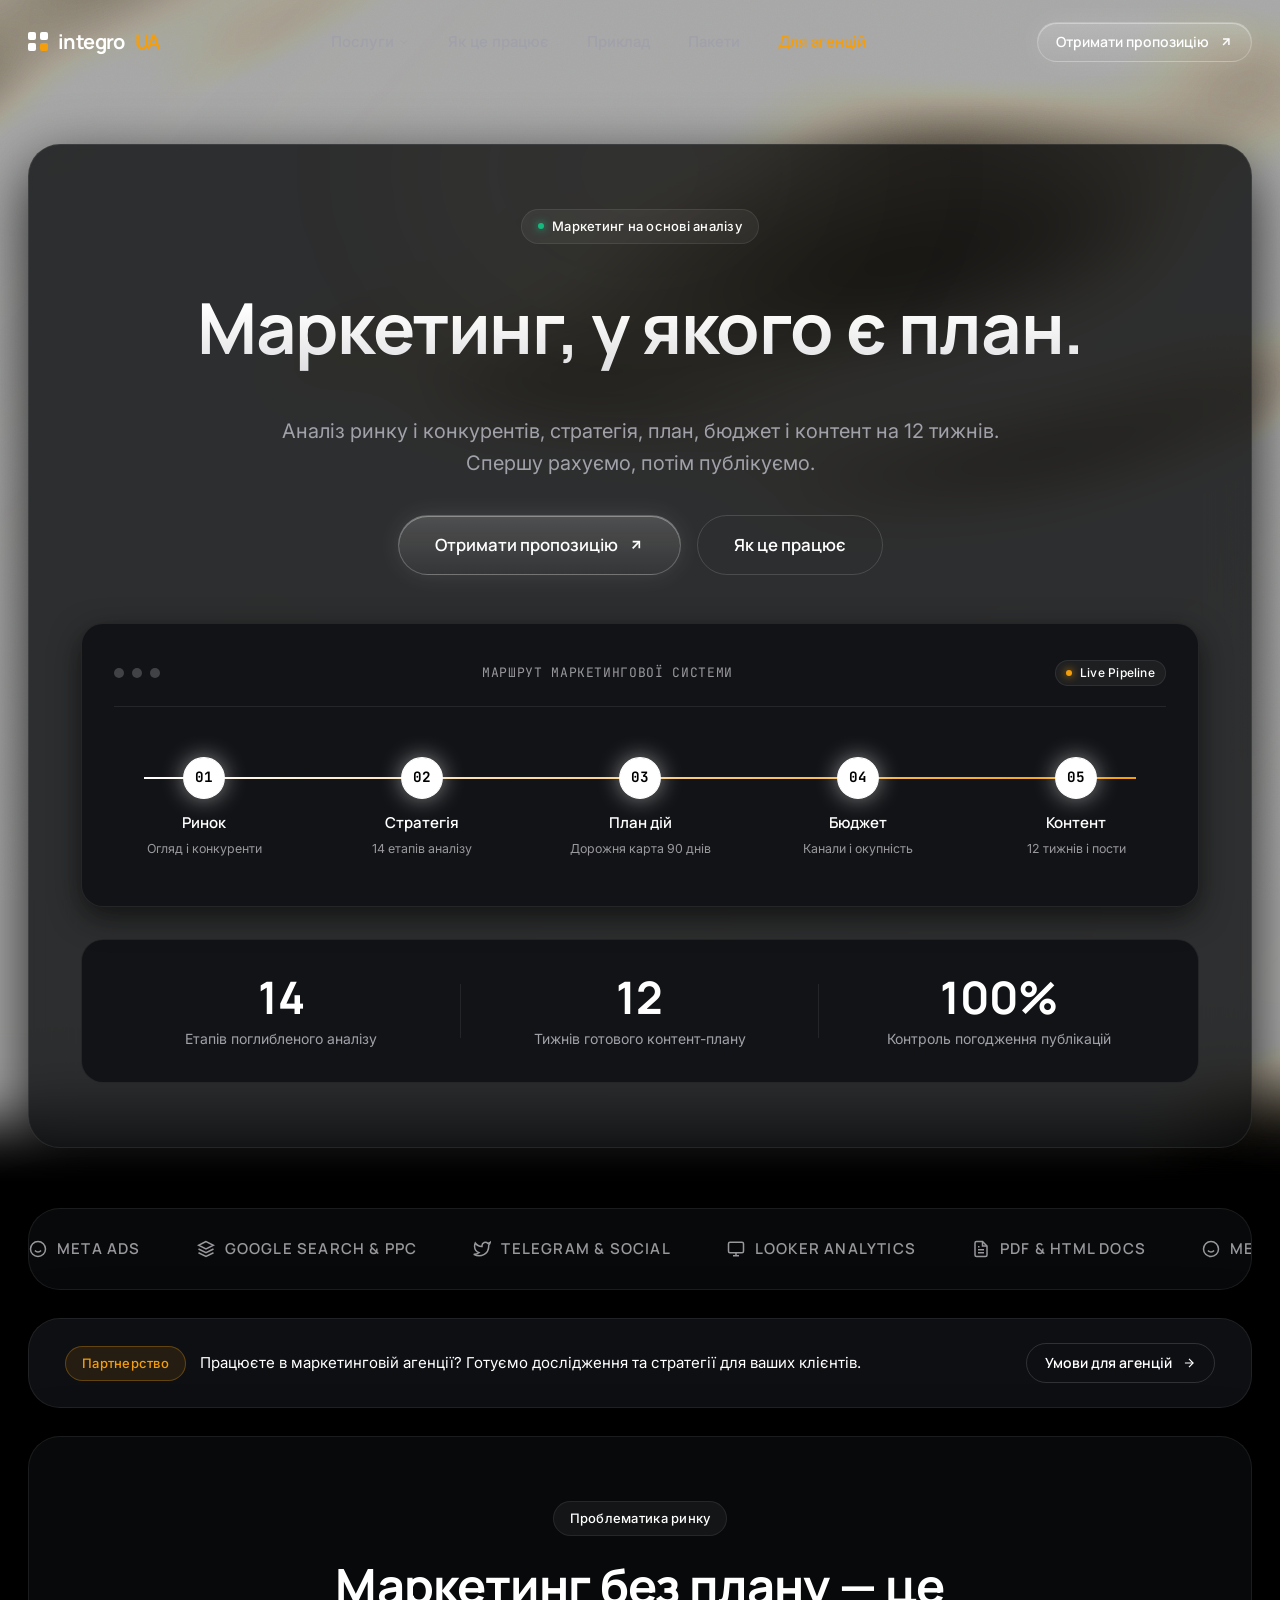
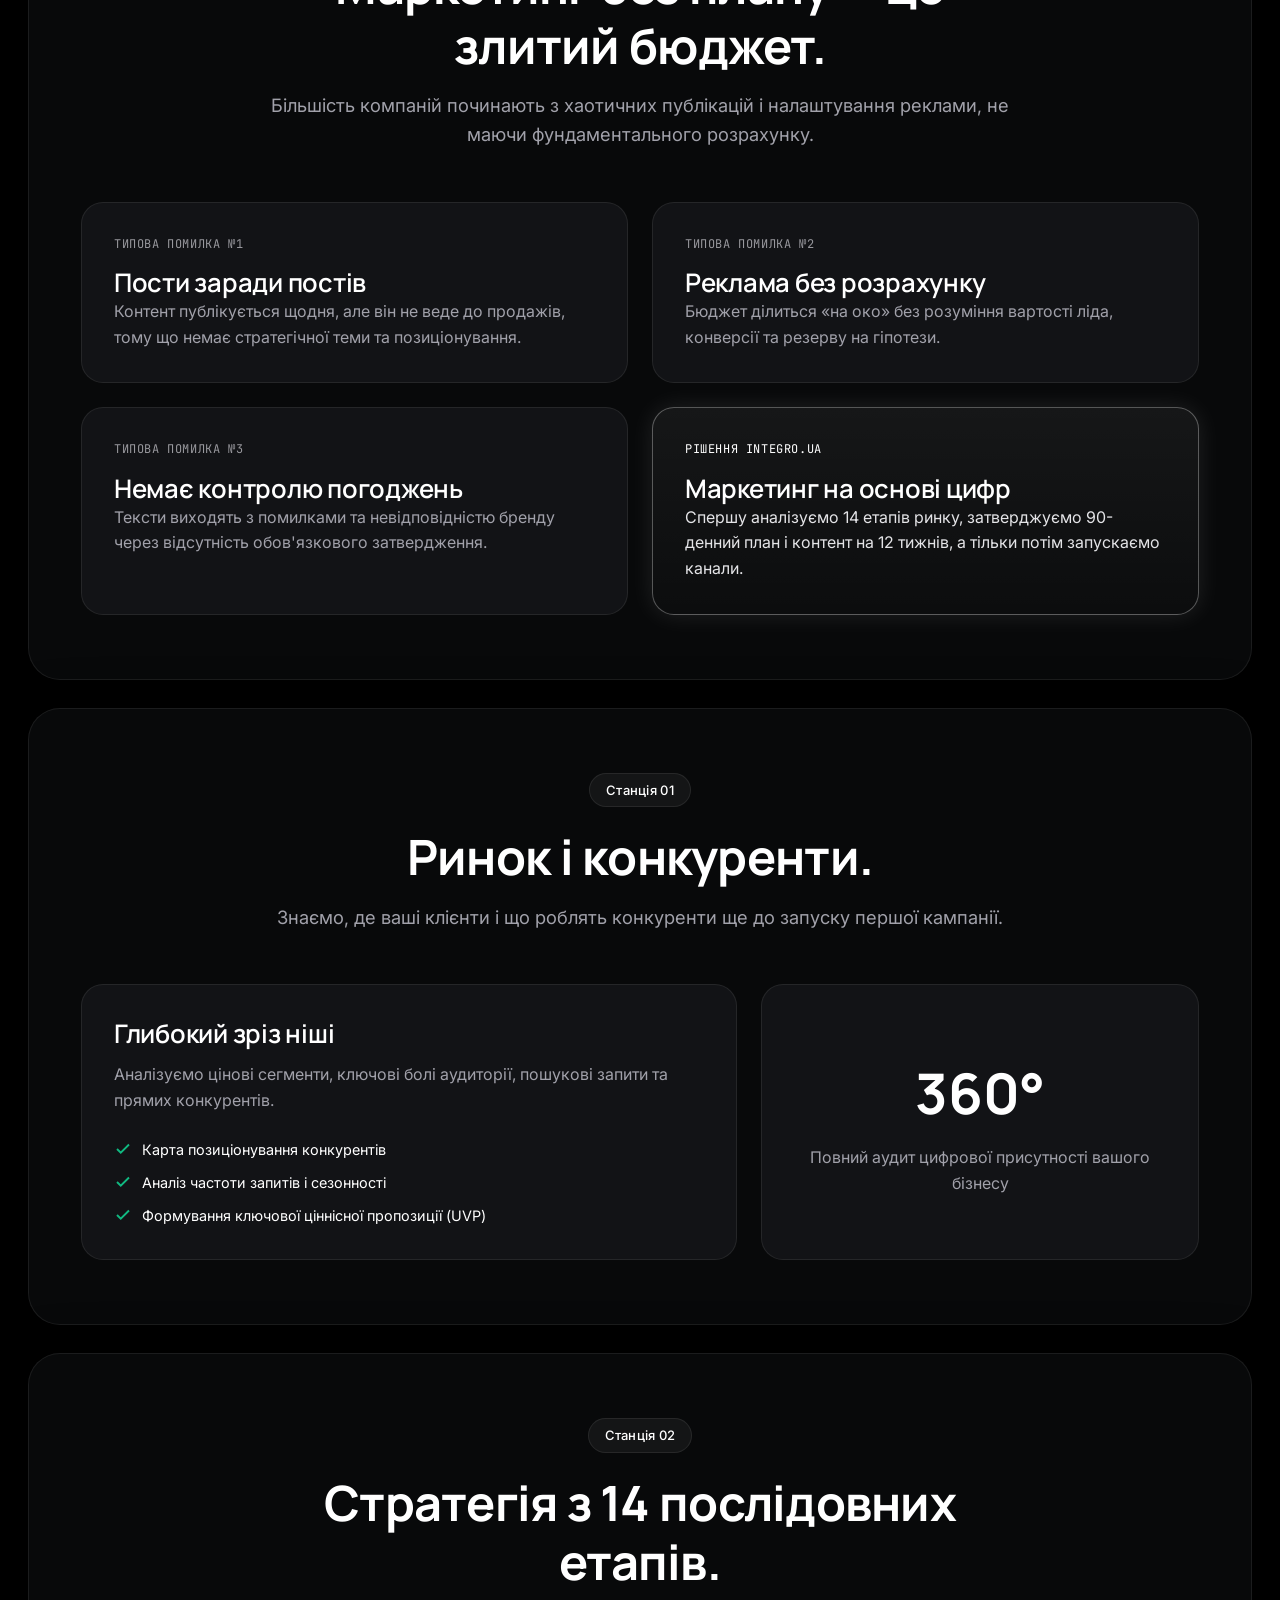
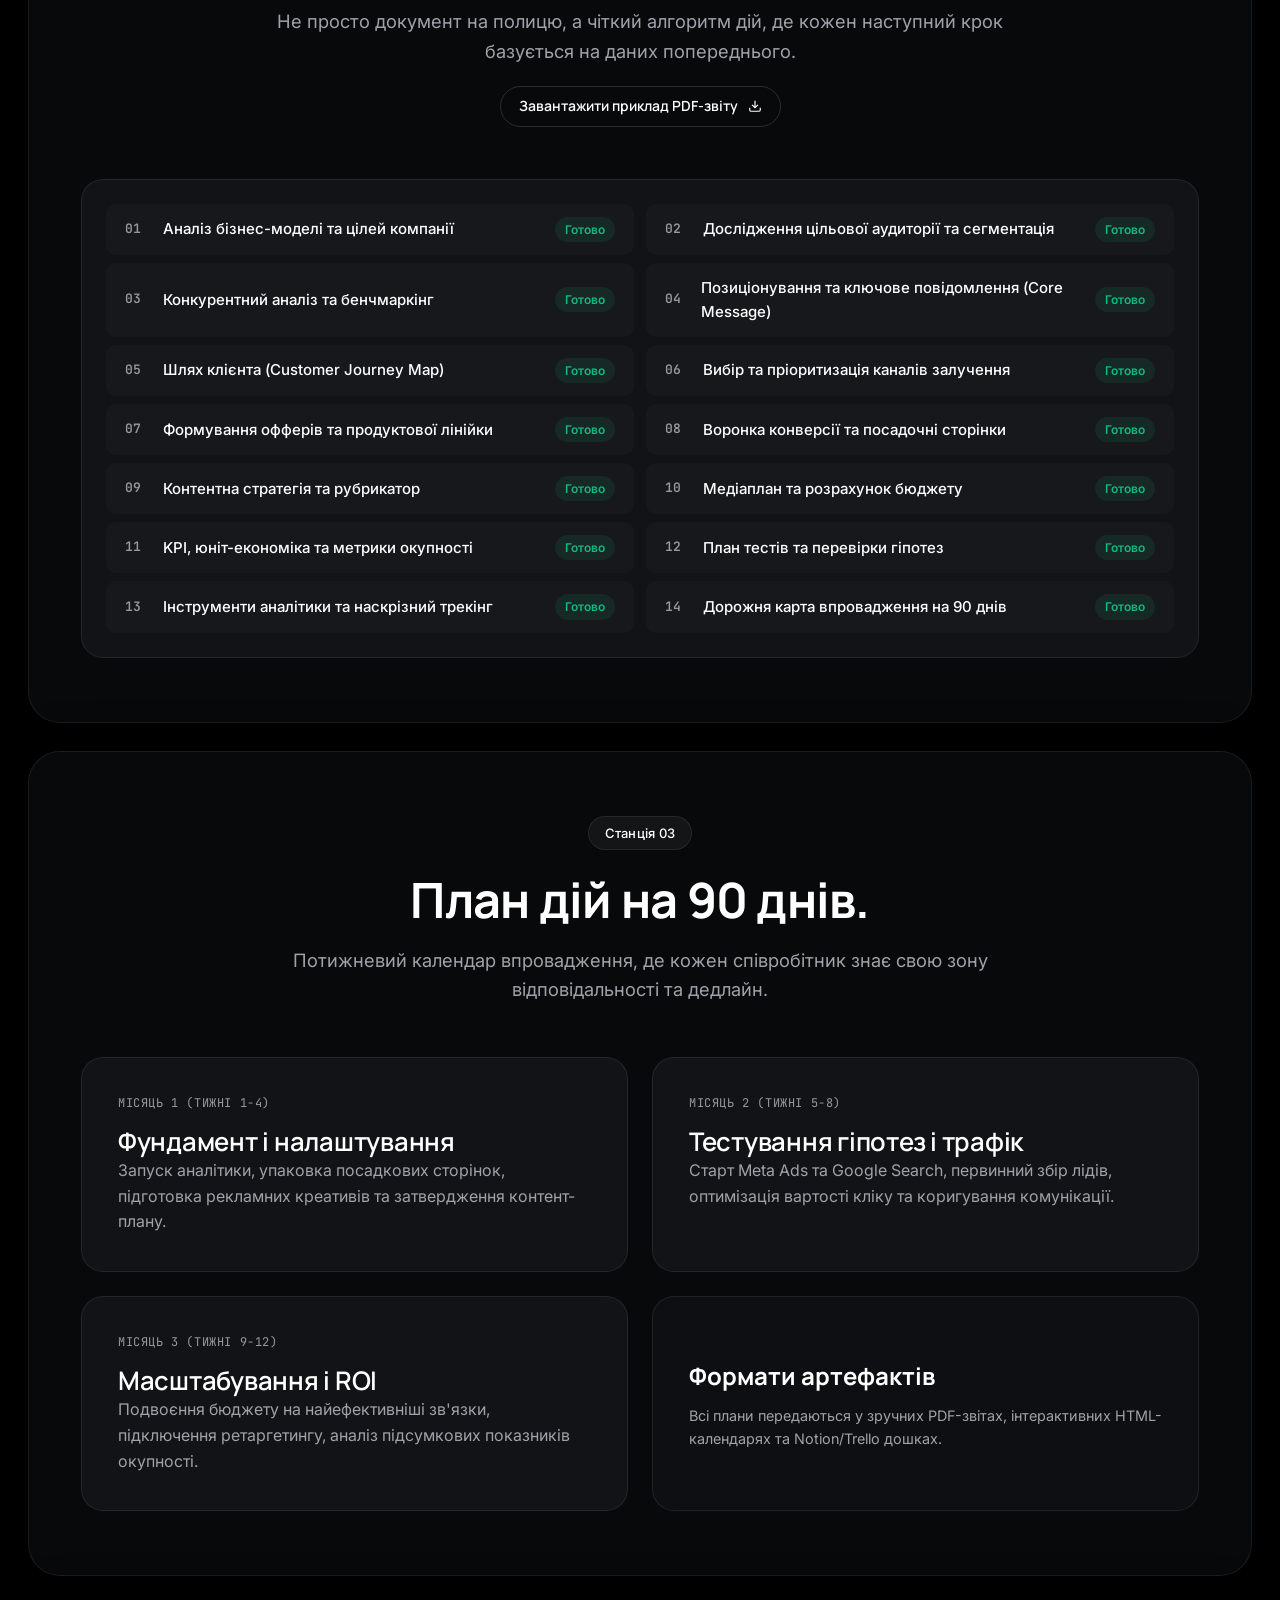
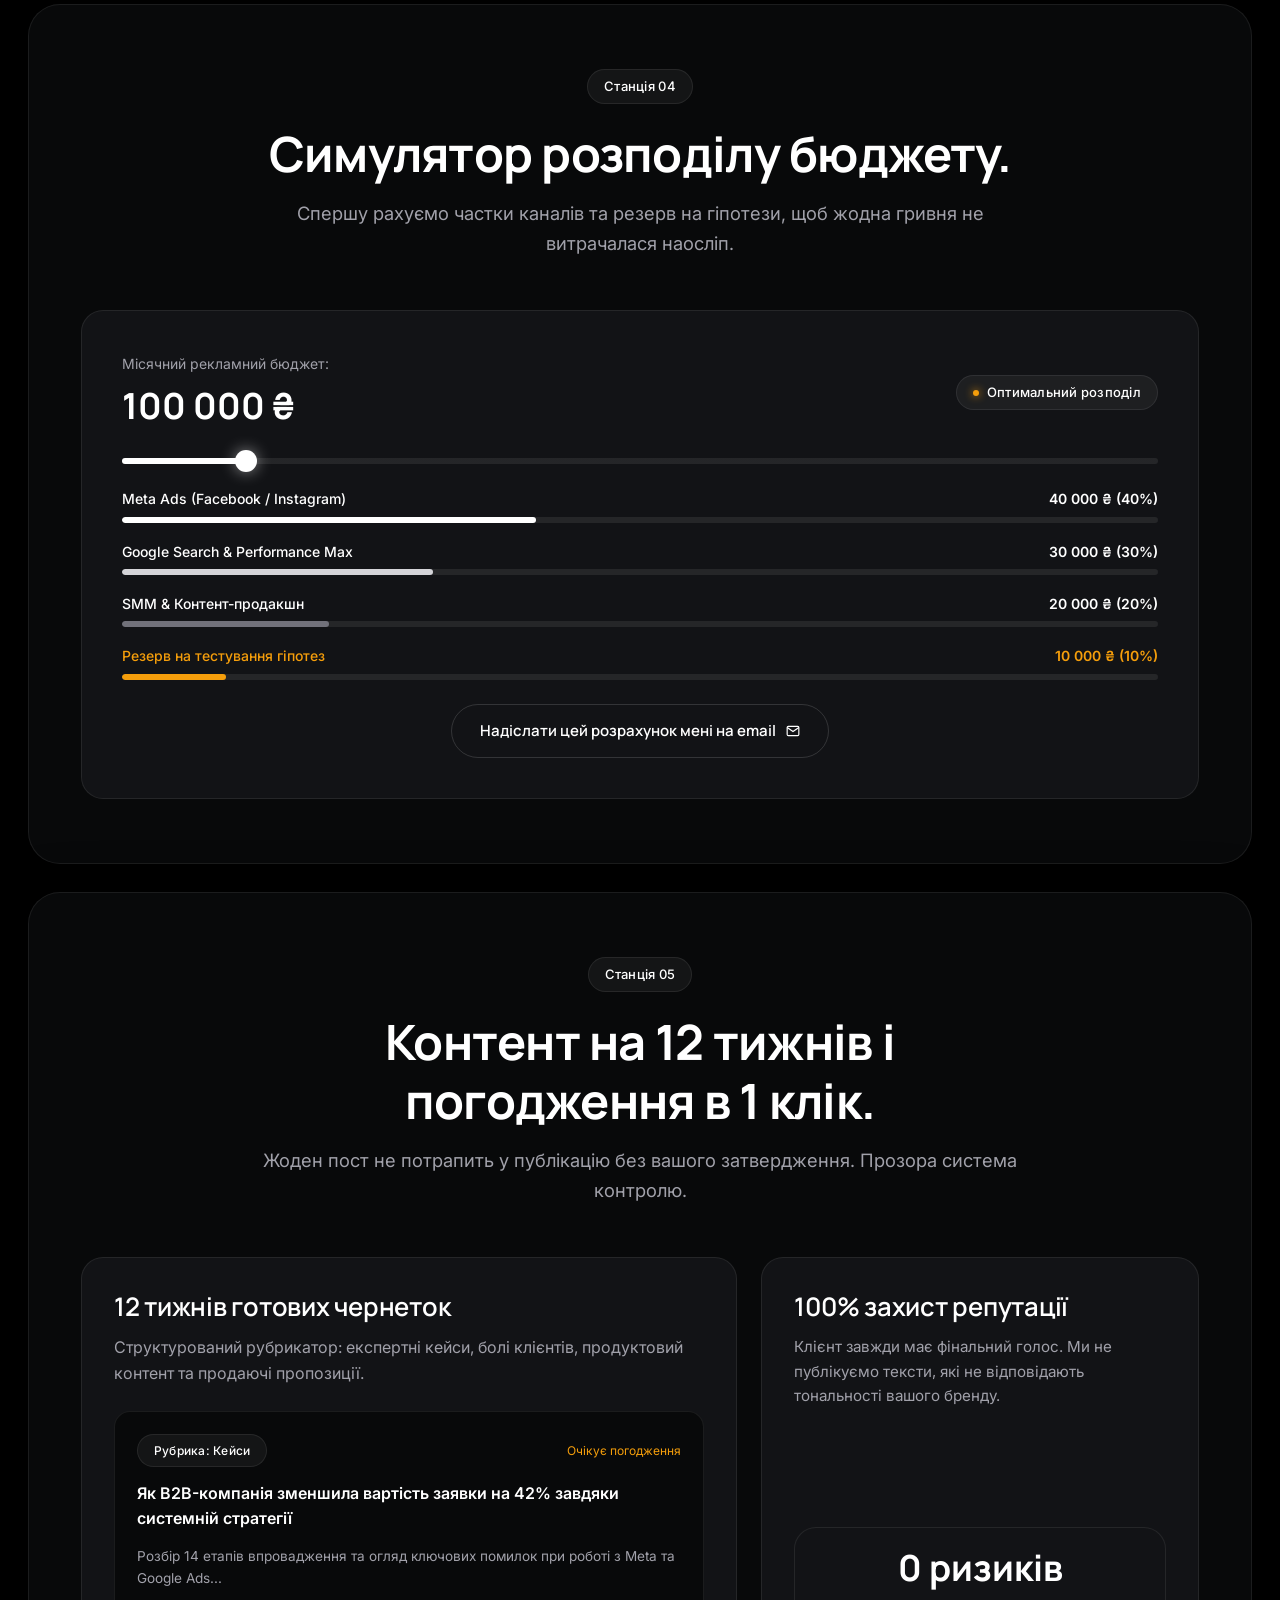
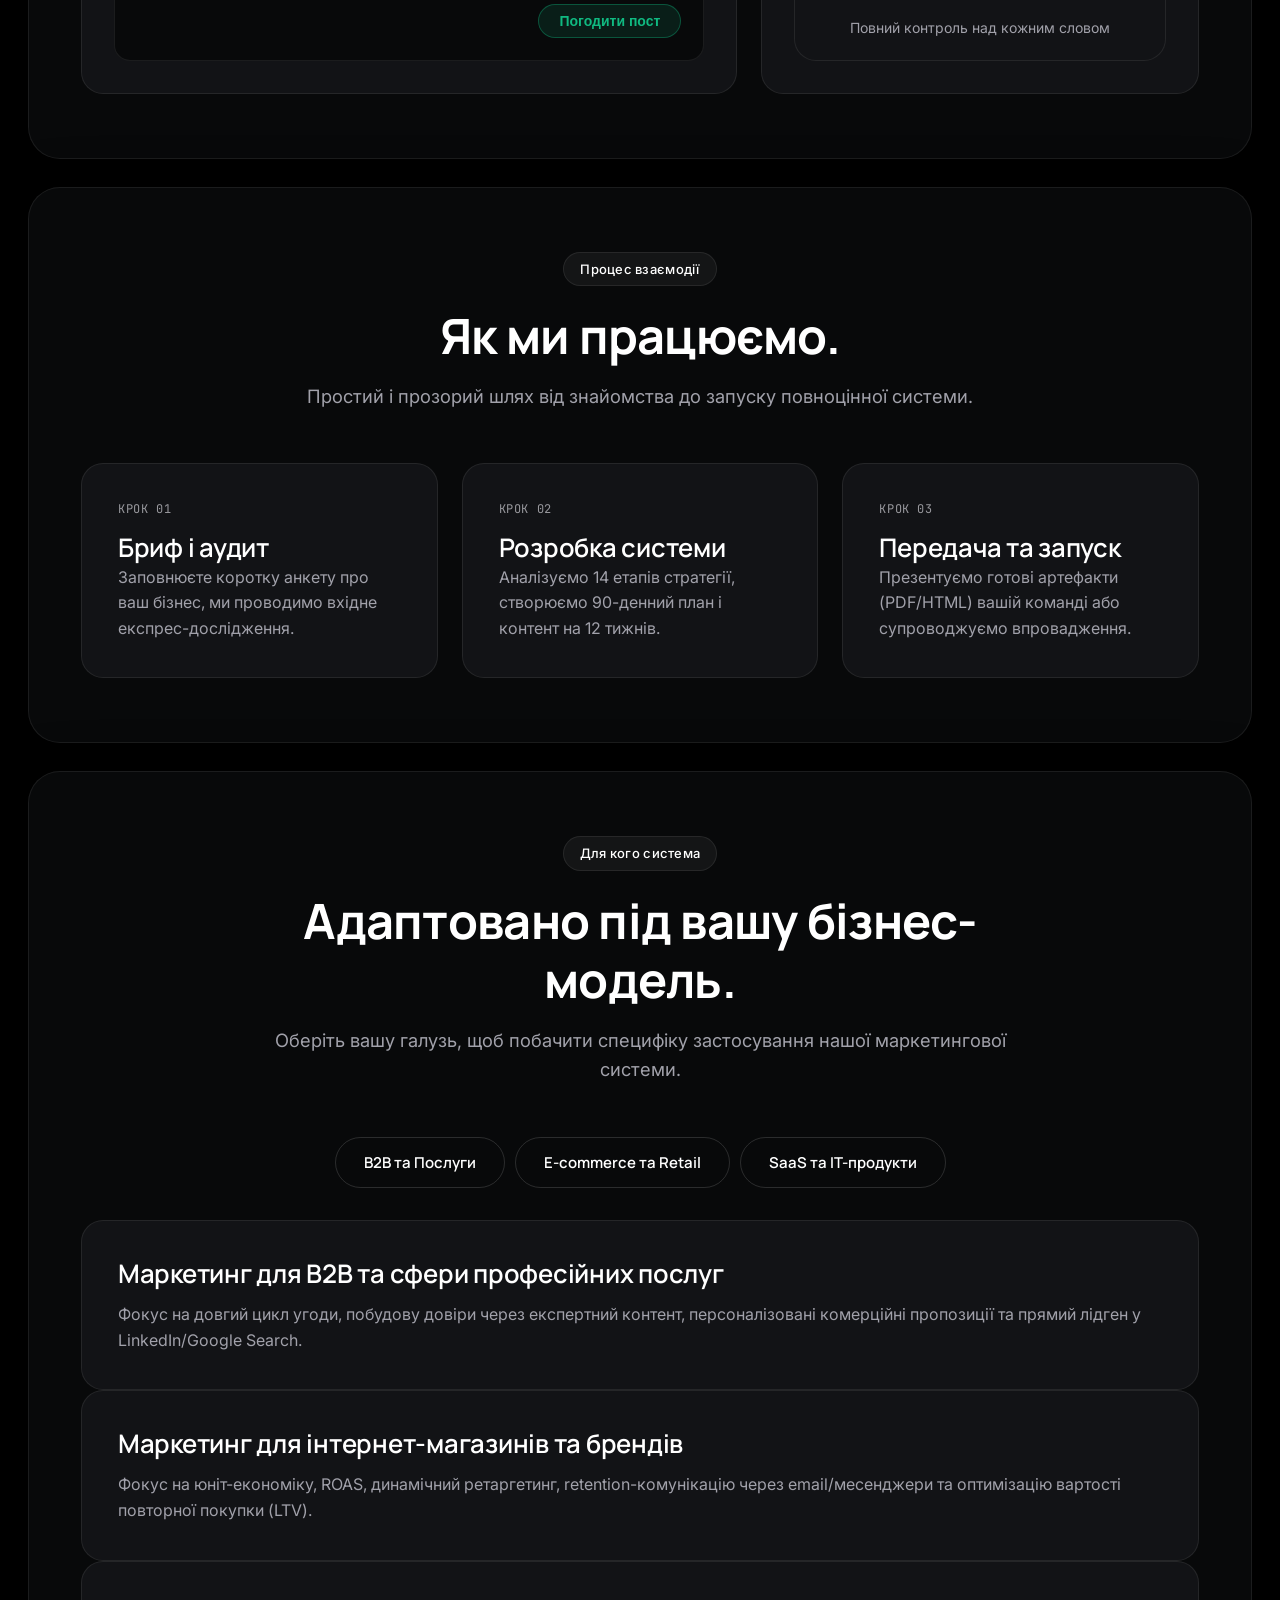
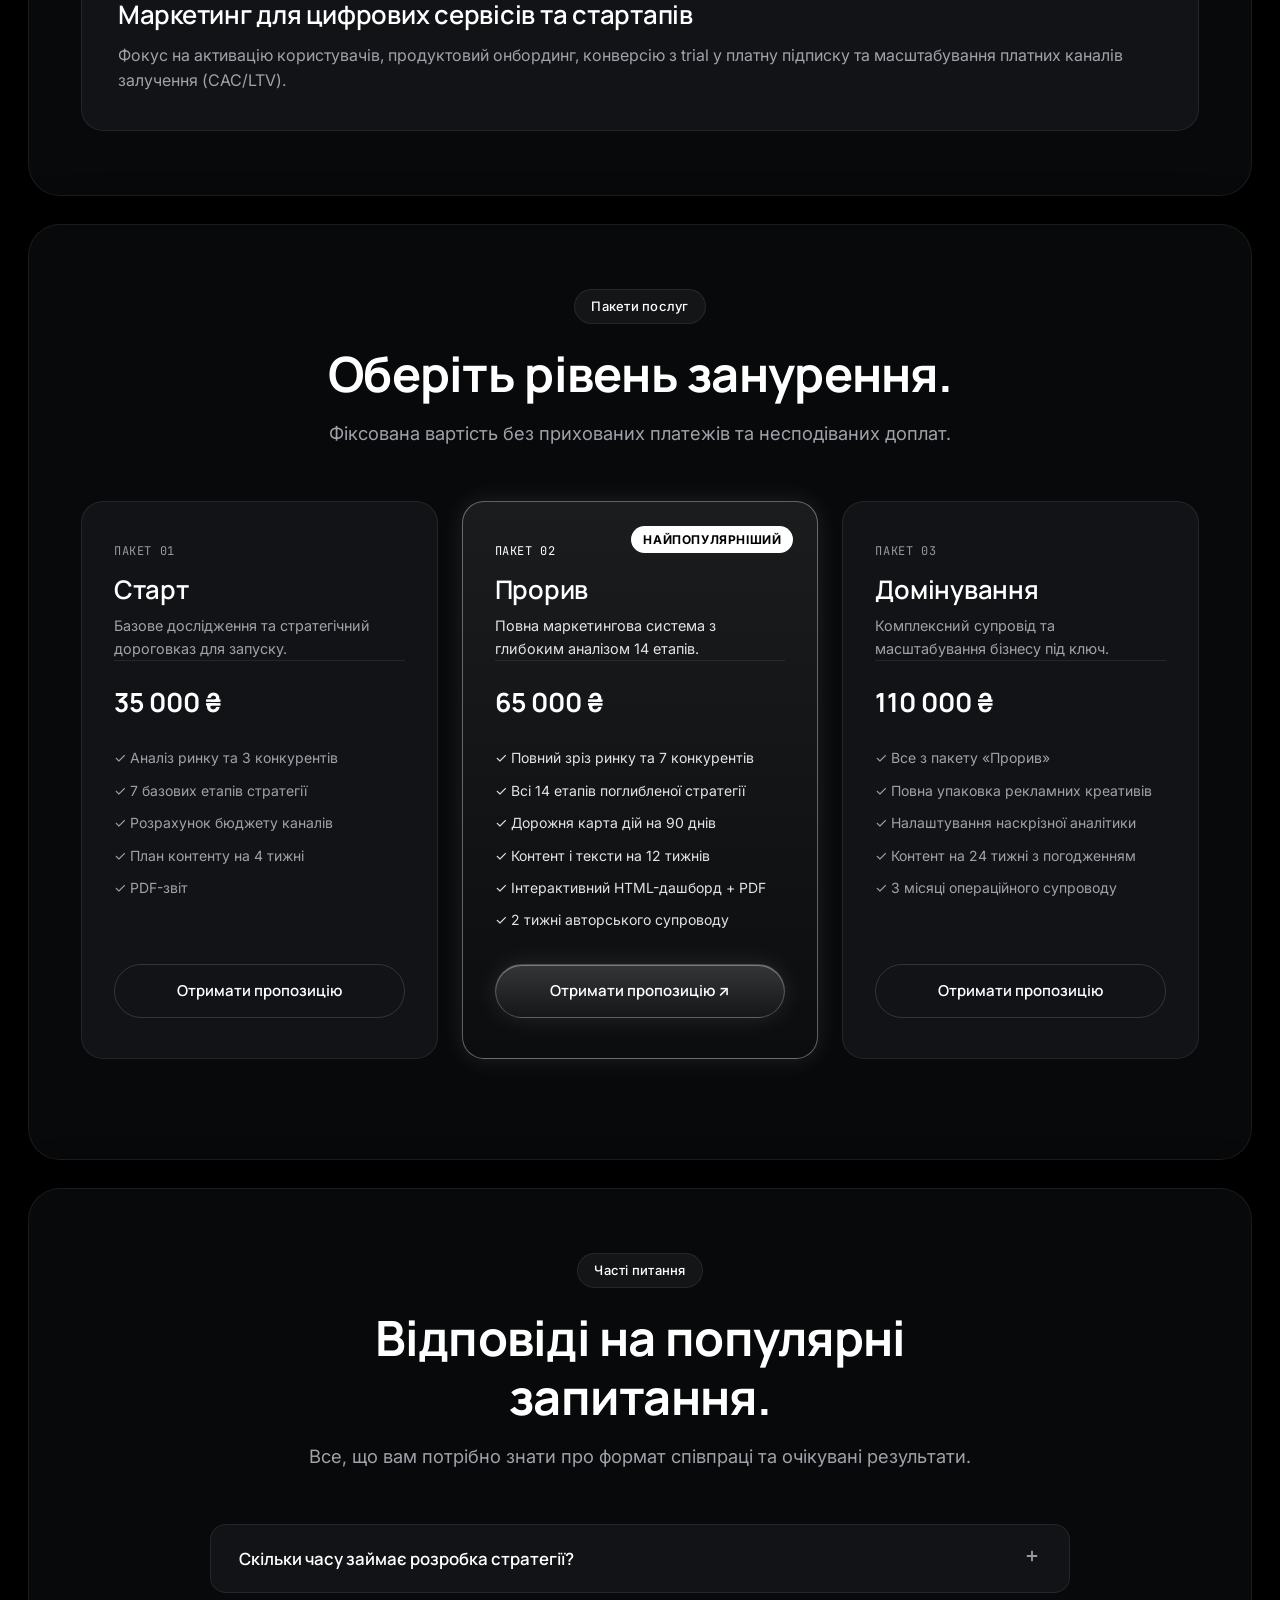
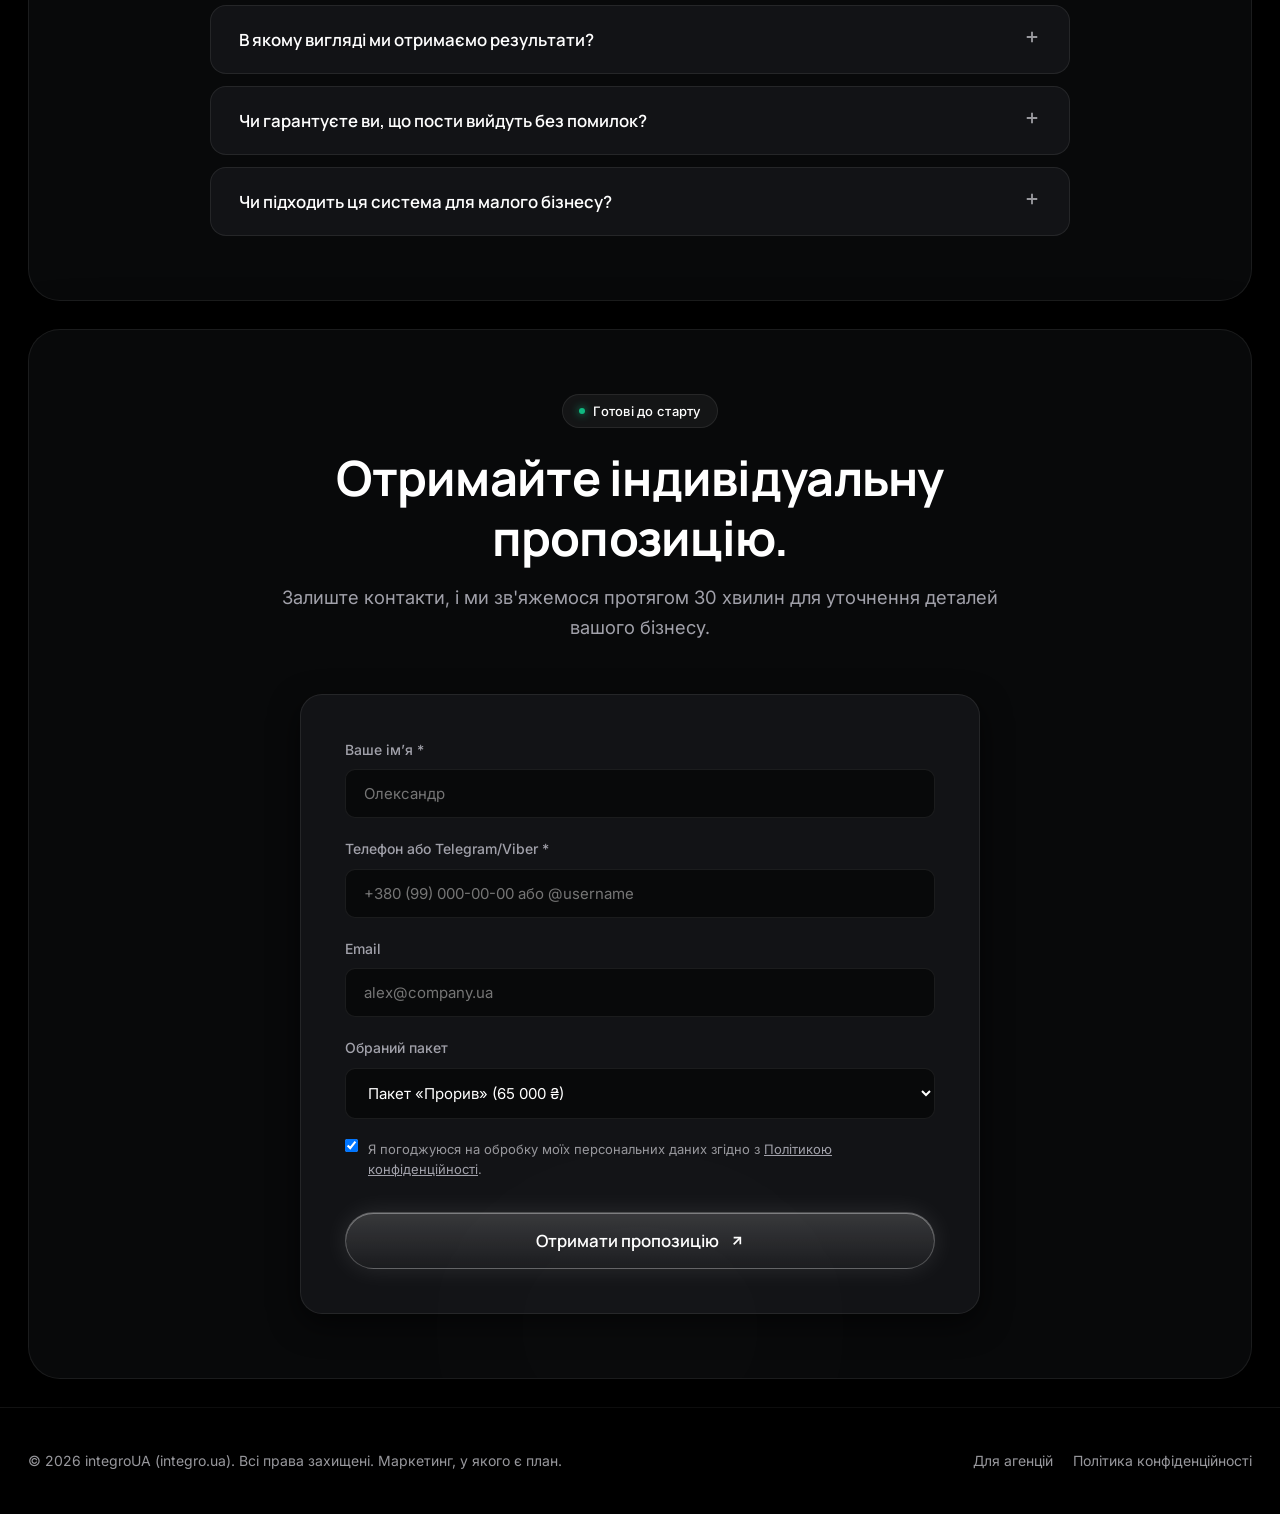
<file: index.html>
<!DOCTYPE html>
<html lang="uk">
<head>
  <meta charset="UTF-8">
  <meta name="viewport" content="width=device-width, initial-scale=1.0">
  <title>integroUA — Маркетинг, у якого є план | integro.ua</title>
  <meta name="description" content="Аналіз ринку і конкурентів, стратегія, план, бюджет і контент на 12 тижнів. Маркетинг на основі аналізу від integroUA.">
  <link rel="canonical" href="https://integro.ua/marketing">
  
  <!-- Open Graph -->
  <meta property="og:type" content="website">
  <meta property="og:url" content="https://integro.ua/marketing">
  <meta property="og:title" content="integroUA — Маркетинг, у якого є план | integro.ua">
  <meta property="og:description" content="Аналіз ринку і конкурентів, стратегія, план, бюджет і контент на 12 тижнів. Спершу рахуємо, потім публікуємо.">
  <meta property="og:image" content="assets/images/og-integroua.svg">
  <meta name="twitter:card" content="summary_large_image">

  <link rel="icon" type="image/svg+xml" href="assets/icons/favicon.svg">
  <link rel="stylesheet" href="css/main.css">

  <!-- Schema.org JSON-LD -->
  <script type="application/ld+json">
  {
    "@context": "https://schema.org",
    "@type": "Organization",
    "name": "integroUA",
    "url": "https://integro.ua",
    "logo": "https://integro.ua/assets/icons/logo.svg"
  }
  </script>
</head>
<body>
  <!-- Pure CSS Flowing Silver Smoke Ribbon Engine -->
  <div class="smoke" aria-hidden="true">
    <span></span>
    <span></span>
    <span></span>
    <span></span>
    <span></span>
  </div>
  <div class="sheen" aria-hidden="true"></div>
  <svg class="grain" aria-hidden="true">
    <filter id="noiseFilter">
      <feTurbulence type="fractalNoise" baseFrequency="0.85" numOctaves="3" stitchTiles="stitch"/>
    </filter>
    <rect width="100%" height="100%" filter="url(#noiseFilter)"/>
  </svg>
  <div class="vignette" aria-hidden="true"></div>

  <!-- Premium Intro Overlay -->
  <div id="premium-intro" class="premium-intro">
    <!-- Static backdrop behind intro text -->
    <div class="intro-backdrop"></div>
    
    <!-- Intro Text (stays 100% visible until physically covered by wave) -->
    <div class="intro-content">
      <div class="intro-line">
        <span class="intro-text">Безпечний ШІ починається з аудиту,</span>
      </div>
      <div class="intro-line">
        <span class="intro-text accent">а не з презентації.</span>
      </div>
    </div>

    <!-- Rising organic SVG waves (vibrant, multi-colored brand palette) -->
    <div class="intro-wave intro-wave-gold">
      <svg class="wave-crest" viewBox="0 0 1440 200" preserveAspectRatio="none">
        <defs>
          <linearGradient id="goldGrad" x1="0%" y1="0%" x2="100%" y2="0%">
            <stop offset="0%" stop-color="#FDE047" />
            <stop offset="50%" stop-color="#F59E0B" />
            <stop offset="100%" stop-color="#D97706" />
          </linearGradient>
        </defs>
        <path fill="url(#goldGrad)" d="M0,64 C320,160 480,0 800,80 C1120,160 1280,40 1440,64 L1440,200 L0,200 Z"></path>
      </svg>
      <div class="wave-body wave-body-gold"></div>
    </div>
    <div class="intro-wave intro-wave-cyan">
      <svg class="wave-crest" viewBox="0 0 1440 200" preserveAspectRatio="none">
        <defs>
          <linearGradient id="cyanGrad" x1="0%" y1="0%" x2="100%" y2="0%">
            <stop offset="0%" stop-color="#0284C7" />
            <stop offset="50%" stop-color="#38BDF8" />
            <stop offset="100%" stop-color="#0EA5E9" />
          </linearGradient>
        </defs>
        <path fill="url(#cyanGrad)" d="M0,80 C360,180 520,20 840,100 C1160,180 1300,50 1440,80 L1440,200 L0,200 Z"></path>
      </svg>
      <div class="wave-body wave-body-cyan"></div>
    </div>
    <div class="intro-wave intro-wave-dark">
      <svg class="wave-crest" viewBox="0 0 1440 200" preserveAspectRatio="none">
        <path fill="#0B0C0E" d="M0,96 C240,20 600,160 900,60 C1200,-40 1350,100 1440,96 L1440,200 L0,200 Z"></path>
      </svg>
      <div class="wave-body wave-body-dark"></div>
    </div>
  </div>

  <!-- Navigation Header -->
  <header class="site-header">
    <div class="container">
      <div class="nav-inner">
        <a href="/" class="logo" aria-label="integroUA Marketing">
          <div class="logo-symbol">
            <span class="logo-quad"></span>
            <span class="logo-quad"></span>
            <span class="logo-quad"></span>
            <span class="logo-quad"></span>
          </div>
          integro<span style="color: var(--accent-gold)">UA</span>
        </a>

        <ul class="nav-links">
          <li class="nav-item">
            <a href="#route" class="nav-link">
              Послуги
              <svg width="12" height="12" viewBox="0 0 24 24" fill="none" stroke="currentColor" stroke-width="2"><polyline points="6 9 12 15 18 9"></polyline></svg>
            </a>
            <ul class="dropdown-menu">
              <li><a href="#market" class="dropdown-link"><span class="dropdown-station-dot"></span> 1. Ринок і конкуренти</a></li>
              <li><a href="#strategy" class="dropdown-link"><span class="dropdown-station-dot"></span> 2. Стратегія</a></li>
              <li><a href="#plan" class="dropdown-link"><span class="dropdown-station-dot"></span> 3. План дій</a></li>
              <li><a href="#budget" class="dropdown-link"><span class="dropdown-station-dot"></span> 4. Бюджет</a></li>
              <li><a href="#content" class="dropdown-link"><span class="dropdown-station-dot"></span> 5. Контент і пости</a></li>
            </ul>
          </li>
          <li class="nav-item"><a href="#how" class="nav-link">Як це працює</a></li>
          <li class="nav-item"><a href="#example" class="nav-link">Приклад</a></li>
          <li class="nav-item"><a href="#packages" class="nav-link">Пакети</a></li>
          <li class="nav-item"><a href="agencies.html" class="nav-link" style="color: var(--accent-gold)">Для агенцій</a></li>
        </ul>

        <div style="display: flex; align-items: center; gap: 12px;">
          <a href="#contact" class="btn btn-glass-primary btn-sm">
            <span>Отримати пропозицію</span>
            <svg width="14" height="14" viewBox="0 0 24 24" fill="none" stroke="currentColor" stroke-width="2.5"><line x1="7" y1="17" x2="17" y2="7"></line><polyline points="7 7 17 7 17 17"></polyline></svg>
          </a>
          <button class="mobile-toggle" aria-label="Відкрити меню">
            <svg width="24" height="24" viewBox="0 0 24 24" fill="none" stroke="currentColor" stroke-width="2"><line x1="3" y1="12" x2="21" y2="12"></line><line x1="3" y1="6" x2="21" y2="6"></line><line x1="3" y1="18" x2="21" y2="18"></line></svg>
          </button>
        </div>
      </div>
    </div>
  </header>

  <!-- Mobile Menu -->
  <div class="mobile-menu" aria-hidden="true">
    <ul class="mobile-nav-list">
      <li><a href="#route" class="mobile-nav-link">Маршрут послуг</a></li>
      <li><a href="#market" class="mobile-nav-link">1. Ринок і конкуренти</a></li>
      <li><a href="#strategy" class="mobile-nav-link">2. Стратегія</a></li>
      <li><a href="#plan" class="mobile-nav-link">3. План дій</a></li>
      <li><a href="#budget" class="mobile-nav-link">4. Бюджет</a></li>
      <li><a href="#content" class="mobile-nav-link">5. Контент і пости</a></li>
      <li><a href="#how" class="mobile-nav-link">Як це працює</a></li>
      <li><a href="#example" class="mobile-nav-link">Приклад</a></li>
      <li><a href="#packages" class="mobile-nav-link">Пакети</a></li>
      <li><a href="agencies.html" class="mobile-nav-link" style="color: var(--accent-gold)">Для агенцій</a></li>
    </ul>
    <div style="padding-top: 24px;">
      <a href="#contact" class="btn btn-glass-primary btn-lg" style="width:100%">Отримати пропозицію ↗</a>
    </div>
  </div>

  <div class="mobile-sticky-cta">
    <a href="#contact" class="btn btn-glass-primary">Отримати пропозицію ↗</a>
  </div>

  <main>
    <!-- ====================================================================
         HERO SECTION (PORTFOLITE STYLE)
         ==================================================================== -->
    <section class="hero-section" id="hero">
      <div class="container">
        <div class="section-frame">
          <div class="smoke-glow smoke-glow-top"></div>

          <div class="hero-content">
            <div class="badge-pill">
              <span class="dot"></span>
              <span>Маркетинг на основі аналізу</span>
            </div>
            <h1 class="text-gradient">Маркетинг, у якого є план.</h1>
            <p>Аналіз ринку і конкурентів, стратегія, план, бюджет і контент на 12 тижнів. Спершу рахуємо, потім публікуємо.</p>
            <div class="hero-actions">
              <a href="#contact" class="btn btn-glass-primary btn-lg">
                <span>Отримати пропозицію</span>
                <svg width="16" height="16" viewBox="0 0 24 24" fill="none" stroke="currentColor" stroke-width="2.5"><line x1="7" y1="17" x2="17" y2="7"></line><polyline points="7 7 17 7 17 17"></polyline></svg>
              </a>
              <a href="#how" class="btn btn-outline btn-lg">Як це працює</a>
            </div>
          </div>

          <!-- Route Mockup Container -->
          <div class="hero-mockup-wrapper" id="route">
            <div class="mockup-window-bar">
              <div class="window-dots">
                <span class="window-dot"></span>
                <span class="window-dot"></span>
                <span class="window-dot"></span>
              </div>
              <div class="window-title">Маршрут маркетингової системи</div>
              <div class="badge-pill" style="padding: 2px 10px; font-size: 0.75rem;">
                <span class="dot dot-gold"></span>
                <span>Live Pipeline</span>
              </div>
            </div>

            <div class="route-schematic">
              <div class="route-rail">
                <div class="route-rail-progress"></div>
              </div>

              <a href="#market" class="route-node">
                <div class="node-circle">01</div>
                <div class="node-title">Ринок</div>
                <div class="node-desc">Огляд і конкуренти</div>
              </a>

              <a href="#strategy" class="route-node">
                <div class="node-circle">02</div>
                <div class="node-title">Стратегія</div>
                <div class="node-desc">14 етапів аналізу</div>
              </a>

              <a href="#plan" class="route-node">
                <div class="node-circle">03</div>
                <div class="node-title">План дій</div>
                <div class="node-desc">Дорожня карта 90 днів</div>
              </a>

              <a href="#budget" class="route-node">
                <div class="node-circle">04</div>
                <div class="node-title">Бюджет</div>
                <div class="node-desc">Канали і окупність</div>
              </a>

              <a href="#content" class="route-node">
                <div class="node-circle">05</div>
                <div class="node-title">Контент</div>
                <div class="node-desc">12 тижнів і пости</div>
              </a>
            </div>
          </div>

          <!-- Portfolite 3-Column Stats Bar -->
          <div class="stats-bar">
            <div class="stat-item">
              <div class="stat-value">14</div>
              <div class="stat-label">Етапів поглибленого аналізу</div>
            </div>
            <div class="stat-item">
              <div class="stat-value">12</div>
              <div class="stat-label">Тижнів готового контент-плану</div>
            </div>
            <div class="stat-item">
              <div class="stat-value">100%</div>
              <div class="stat-label">Контроль погодження публікацій</div>
            </div>
          </div>
        </div>
      </div>
    </section>

    <!-- ====================================================================
         LOGO TICKER FRAME
         ==================================================================== -->
    <div class="container">
      <div class="section-frame logo-ticker-frame" style="margin-top:0;">
        <div class="ticker-track">
          <div class="ticker-item"><svg width="18" height="18" viewBox="0 0 24 24" fill="none" stroke="currentColor" stroke-width="2"><circle cx="12" cy="12" r="10"></circle><path d="M8 14s1.5 2 4 2 4-2 4-2"></path><line x1="9" y1="9" x2="9.01" y2="9"></line><line x1="15" y1="9" x2="15.01" y2="9"></line></svg> Meta Ads</div>
          <div class="ticker-item"><svg width="18" height="18" viewBox="0 0 24 24" fill="none" stroke="currentColor" stroke-width="2"><polygon points="12 2 2 7 12 12 22 7 12 2"></polygon><polyline points="2 17 12 22 22 17"></polyline><polyline points="2 12 12 17 22 12"></polyline></svg> Google Search & PPC</div>
          <div class="ticker-item"><svg width="18" height="18" viewBox="0 0 24 24" fill="none" stroke="currentColor" stroke-width="2"><path d="M23 3a10.9 10.9 0 0 1-3.14 1.53 4.48 4.48 0 0 0-7.86 3v1A10.66 10.66 0 0 1 3 4s-4 9 5 13a11.64 11.64 0 0 1-7 2c9 5 20 0 20-11.5a4.5 4.5 0 0 0-.08-.83A7.72 7.72 0 0 0 23 3z"></path></svg> Telegram & Social</div>
          <div class="ticker-item"><svg width="18" height="18" viewBox="0 0 24 24" fill="none" stroke="currentColor" stroke-width="2"><rect x="2" y="3" width="20" height="14" rx="2" ry="2"></rect><line x1="8" y1="21" x2="16" y2="21"></line><line x1="12" y1="17" x2="12" y2="21"></line></svg> Looker Analytics</div>
          <div class="ticker-item"><svg width="18" height="18" viewBox="0 0 24 24" fill="none" stroke="currentColor" stroke-width="2"><path d="M14 2H6a2 2 0 0 0-2 2v16a2 2 0 0 0 2 2h12a2 2 0 0 0 2-2V8z"></path><polyline points="14 2 14 8 20 8"></polyline><line x1="16" y1="13" x2="8" y2="13"></line><line x1="16" y1="17" x2="8" y2="17"></line><polyline points="10 9 9 9 8 9"></polyline></svg> PDF & HTML Docs</div>
          <!-- Repeat for smooth infinite scroll -->
          <div class="ticker-item"><svg width="18" height="18" viewBox="0 0 24 24" fill="none" stroke="currentColor" stroke-width="2"><circle cx="12" cy="12" r="10"></circle><path d="M8 14s1.5 2 4 2 4-2 4-2"></path><line x1="9" y1="9" x2="9.01" y2="9"></line><line x1="15" y1="9" x2="15.01" y2="9"></line></svg> Meta Ads</div>
          <div class="ticker-item"><svg width="18" height="18" viewBox="0 0 24 24" fill="none" stroke="currentColor" stroke-width="2"><polygon points="12 2 2 7 12 12 22 7 12 2"></polygon><polyline points="2 17 12 22 22 17"></polyline><polyline points="2 12 12 17 22 12"></polyline></svg> Google Search & PPC</div>
          <div class="ticker-item"><svg width="18" height="18" viewBox="0 0 24 24" fill="none" stroke="currentColor" stroke-width="2"><path d="M23 3a10.9 10.9 0 0 1-3.14 1.53 4.48 4.48 0 0 0-7.86 3v1A10.66 10.66 0 0 1 3 4s-4 9 5 13a11.64 11.64 0 0 1-7 2c9 5 20 0 20-11.5a4.5 4.5 0 0 0-.08-.83A7.72 7.72 0 0 0 23 3z"></path></svg> Telegram & Social</div>
        </div>
      </div>
    </div>

    <!-- ====================================================================
         AGENCY BAND
         ==================================================================== -->
    <div class="container">
      <div class="section-frame" style="padding: 24px 36px; margin-top: 0; background: #0E0F12;">
        <div style="display: flex; align-items: center; justify-content: space-between; flex-wrap: wrap; gap: 16px;">
          <div style="display: flex; align-items: center; gap: 14px;">
            <div class="badge-pill" style="background: rgba(245, 158, 11, 0.1); border-color: rgba(245, 158, 11, 0.3); color: var(--accent-gold)">Партнерство</div>
            <span style="font-size: 0.9375rem; color: var(--text-primary);">Працюєте в маркетинговій агенції? Готуємо дослідження та стратегії для ваших клієнтів.</span>
          </div>
          <a href="agencies.html" class="btn btn-outline btn-sm">
            <span>Умови для агенцій</span>
            <svg width="14" height="14" viewBox="0 0 24 24" fill="none" stroke="currentColor" stroke-width="2"><line x1="5" y1="12" x2="19" y2="12"></line><polyline points="12 5 19 12 12 19"></polyline></svg>
          </a>
        </div>
      </div>
    </div>

    <!-- ====================================================================
         PROBLEMS & 2x2 MATRIX
         ==================================================================== -->
    <section class="container" id="problems">
      <div class="section-frame">
        <div class="section-header">
          <div class="badge-pill">Проблематика ринку</div>
          <h2>Маркетинг без плану — це злитий бюджет.</h2>
          <p>Більшість компаній починають з хаотичних публікацій і налаштування реклами, не маючи фундаментального розрахунку.</p>
        </div>

        <div class="matrix-grid">
          <div class="matrix-card">
            <div class="matrix-tag">Типова помилка №1</div>
            <h3>Пости заради постів</h3>
            <p>Контент публікується щодня, але він не веде до продажів, тому що немає стратегічної теми та позиціонування.</p>
          </div>
          <div class="matrix-card">
            <div class="matrix-tag">Типова помилка №2</div>
            <h3>Реклама без розрахунку</h3>
            <p>Бюджет ділиться «на око» без розуміння вартості ліда, конверсії та резерву на гіпотези.</p>
          </div>
          <div class="matrix-card">
            <div class="matrix-tag">Типова помилка №3</div>
            <h3>Немає контролю погоджень</h3>
            <p>Тексти виходять з помилками та невідповідністю бренду через відсутність обов'язкового затвердження.</p>
          </div>
          <div class="matrix-card featured-matrix">
            <div class="matrix-tag" style="color: #FFFFFF;">Рішення Integro.ua</div>
            <h3 style="color: #FFFFFF;">Маркетинг на основі цифр</h3>
            <p style="color: #E4E4E7;">Спершу аналізуємо 14 етапів ринку, затверджуємо 90-денний план і контент на 12 тижнів, а тільки потім запускаємо канали.</p>
          </div>
        </div>
      </div>
    </section>

    <!-- ====================================================================
         STATION 1: MARKET & COMPETITORS
         ==================================================================== -->
    <section class="container" id="market">
      <div class="section-frame">
        <div class="section-header">
          <div class="badge-pill">Станція 01</div>
          <h2>Ринок і конкуренти.</h2>
          <p>Знаємо, де ваші клієнти і що роблять конкуренти ще до запуску першої кампанії.</p>
        </div>

        <div class="bento-grid">
          <div class="bento-cell">
            <h3 style="margin-bottom: 12px;">Глибокий зріз ніші</h3>
            <p style="margin-bottom: 24px;">Аналізуємо цінові сегменти, ключові болі аудиторії, пошукові запити та прямих конкурентів.</p>
            <div style="display: flex; flex-direction: column; gap: 10px;">
              <div style="display: flex; align-items: center; gap: 10px; font-size: 0.9rem; color: var(--text-primary);">
                <svg width="18" height="18" viewBox="0 0 24 24" fill="none" stroke="var(--accent-emerald)" stroke-width="2.5"><polyline points="20 6 9 17 4 12"></polyline></svg>
                Карта позиціонування конкурентів
              </div>
              <div style="display: flex; align-items: center; gap: 10px; font-size: 0.9rem; color: var(--text-primary);">
                <svg width="18" height="18" viewBox="0 0 24 24" fill="none" stroke="var(--accent-emerald)" stroke-width="2.5"><polyline points="20 6 9 17 4 12"></polyline></svg>
                Аналіз частоти запитів і сезонності
              </div>
              <div style="display: flex; align-items: center; gap: 10px; font-size: 0.9rem; color: var(--text-primary);">
                <svg width="18" height="18" viewBox="0 0 24 24" fill="none" stroke="var(--accent-emerald)" stroke-width="2.5"><polyline points="20 6 9 17 4 12"></polyline></svg>
                Формування ключової ціннісної пропозиції (UVP)
              </div>
            </div>
          </div>
          <div class="bento-cell" style="display: flex; flex-direction: column; justify-content: center; text-align: center;">
            <div style="font-family: var(--font-display); font-size: 3.5rem; font-weight: 700; color: #FFFFFF;">360°</div>
            <div style="font-size: 1rem; color: var(--text-secondary); margin-top: 8px;">Повний аудит цифрової присутності вашого бізнесу</div>
          </div>
        </div>
      </div>
    </section>

    <!-- ====================================================================
         STATION 2: STRATEGY (14 STAGES)
         ==================================================================== -->
    <section class="container" id="strategy">
      <div class="section-frame">
        <div class="section-header">
          <div class="badge-pill">Станція 02</div>
          <h2>Стратегія з 14 послідовних етапів.</h2>
          <p>Не просто документ на полицю, а чіткий алгоритм дій, де кожен наступний крок базується на даних попереднього.</p>
          <div style="margin-top: 20px;">
            <a href="assets/integro-strategy-example.pdf" download class="btn btn-outline btn-sm">
              <span>Завантажити приклад PDF-звіту</span>
              <svg width="14" height="14" viewBox="0 0 24 24" fill="none" stroke="currentColor" stroke-width="2"><path d="M21 15v4a2 2 0 0 1-2 2H5a2 2 0 0 1-2-2v-4"></path><polyline points="7 10 12 15 17 10"></polyline><line x1="12" y1="15" x2="12" y2="3"></line></svg>
            </a>
          </div>
        </div>

        <div class="stages-box">
          <ul class="stages-list">
            <li class="stage-item"><div class="stage-left"><span class="stage-num">01</span><span class="stage-name">Аналіз бізнес-моделі та цілей компанії</span></div><span class="stage-status">Готово</span></li>
            <li class="stage-item"><div class="stage-left"><span class="stage-num">02</span><span class="stage-name">Дослідження цільової аудиторії та сегментація</span></div><span class="stage-status">Готово</span></li>
            <li class="stage-item"><div class="stage-left"><span class="stage-num">03</span><span class="stage-name">Конкурентний аналіз та бенчмаркінг</span></div><span class="stage-status">Готово</span></li>
            <li class="stage-item"><div class="stage-left"><span class="stage-num">04</span><span class="stage-name">Позиціонування та ключове повідомлення (Core Message)</span></div><span class="stage-status">Готово</span></li>
            <li class="stage-item"><div class="stage-left"><span class="stage-num">05</span><span class="stage-name">Шлях клієнта (Customer Journey Map)</span></div><span class="stage-status">Готово</span></li>
            <li class="stage-item"><div class="stage-left"><span class="stage-num">06</span><span class="stage-name">Вибір та пріоритизація каналів залучення</span></div><span class="stage-status">Готово</span></li>
            <li class="stage-item"><div class="stage-left"><span class="stage-num">07</span><span class="stage-name">Формування офферів та продуктової лінійки</span></div><span class="stage-status">Готово</span></li>
            <li class="stage-item"><div class="stage-left"><span class="stage-num">08</span><span class="stage-name">Воронка конверсії та посадочні сторінки</span></div><span class="stage-status">Готово</span></li>
            <li class="stage-item"><div class="stage-left"><span class="stage-num">09</span><span class="stage-name">Контентна стратегія та рубрикатор</span></div><span class="stage-status">Готово</span></li>
            <li class="stage-item"><div class="stage-left"><span class="stage-num">10</span><span class="stage-name">Медіаплан та розрахунок бюджету</span></div><span class="stage-status">Готово</span></li>
            <li class="stage-item"><div class="stage-left"><span class="stage-num">11</span><span class="stage-name">KPI, юніт-економіка та метрики окупності</span></div><span class="stage-status">Готово</span></li>
            <li class="stage-item"><div class="stage-left"><span class="stage-num">12</span><span class="stage-name">План тестів та перевірки гіпотез</span></div><span class="stage-status">Готово</span></li>
            <li class="stage-item"><div class="stage-left"><span class="stage-num">13</span><span class="stage-name">Інструменти аналітики та наскрізний трекінг</span></div><span class="stage-status">Готово</span></li>
            <li class="stage-item"><div class="stage-left"><span class="stage-num">14</span><span class="stage-name">Дорожня карта впровадження на 90 днів</span></div><span class="stage-status">Готово</span></li>
          </ul>
        </div>
      </div>
    </section>

    <!-- ====================================================================
         STATION 3: 90 DAYS ACTION PLAN
         ==================================================================== -->
    <section class="container" id="plan">
      <div class="section-frame">
        <div class="section-header">
          <div class="badge-pill">Станція 03</div>
          <h2>План дій на 90 днів.</h2>
          <p>Потижневий календар впровадження, де кожен співробітник знає свою зону відповідальності та дедлайн.</p>
        </div>

        <div class="matrix-grid">
          <div class="card">
            <div class="matrix-tag">Місяць 1 (Тижні 1-4)</div>
            <h3>Фундамент і налаштування</h3>
            <p>Запуск аналітики, упаковка посадкових сторінок, підготовка рекламних креативів та затвердження контент-плану.</p>
          </div>
          <div class="card">
            <div class="matrix-tag">Місяць 2 (Тижні 5-8)</div>
            <h3>Тестування гіпотез і трафік</h3>
            <p>Старт Meta Ads та Google Search, первинний збір лідів, оптимізація вартості кліку та коригування комунікації.</p>
          </div>
          <div class="card">
            <div class="matrix-tag">Місяць 3 (Тижні 9-12)</div>
            <h3>Масштабування і ROI</h3>
            <p>Подвоєння бюджету на найефективніші зв'язки, підключення ретаргетингу, аналіз підсумкових показників окупності.</p>
          </div>
          <div class="card" style="display: flex; flex-direction: column; justify-content: center; background: #0E0F12;">
            <div style="font-family: var(--font-display); font-size: 1.5rem; font-weight: 700; color: #FFFFFF; margin-bottom: 8px;">Формати артефактів</div>
            <p style="font-size: 0.9rem;">Всі плани передаються у зручних PDF-звітах, інтерактивних HTML-календарях та Notion/Trello дошках.</p>
          </div>
        </div>
      </div>
    </section>

    <!-- ====================================================================
         STATION 4: BUDGET SIMULATOR
         ==================================================================== -->
    <section class="container" id="budget">
      <div class="section-frame">
        <div class="section-header">
          <div class="badge-pill">Станція 04</div>
          <h2>Симулятор розподілу бюджету.</h2>
          <p>Спершу рахуємо частки каналів та резерв на гіпотези, щоб жодна гривня не витрачалася наосліп.</p>
        </div>

        <div class="budget-simulator-card">
          <div style="display: flex; justify-content: space-between; align-items: center; flex-wrap: wrap; gap: 12px;">
            <div>
              <span style="font-size: 0.875rem; color: var(--text-secondary);">Місячний рекламний бюджет:</span>
              <div class="budget-amount-display" id="budget-total-val">100 000 ₴</div>
            </div>
            <div class="badge-pill">
              <span class="dot dot-gold"></span>
              <span>Оптимальний розподіл</span>
            </div>
          </div>

          <input type="range" class="range-slider" id="budget-slider" min="50000" max="500000" step="10000" value="100000" aria-label="Бюджетний слайдер">

          <div class="budget-channel-bars">
            <div class="channel-bar-item">
              <div class="channel-bar-header">
                <span style="color: #FFFFFF;">Meta Ads (Facebook / Instagram)</span>
                <span id="val-meta" style="color: #FFFFFF; font-weight: 600;">40 000 ₴ (40%)</span>
              </div>
              <div class="channel-progress"><div class="channel-fill fill-meta"></div></div>
            </div>
            <div class="channel-bar-item">
              <div class="channel-bar-header">
                <span style="color: #FFFFFF;">Google Search & Performance Max</span>
                <span id="val-google" style="color: #FFFFFF; font-weight: 600;">30 000 ₴ (30%)</span>
              </div>
              <div class="channel-progress"><div class="channel-fill fill-google"></div></div>
            </div>
            <div class="channel-bar-item">
              <div class="channel-bar-header">
                <span style="color: #FFFFFF;">SMM & Контент-продакшн</span>
                <span id="val-smm" style="color: #FFFFFF; font-weight: 600;">20 000 ₴ (20%)</span>
              </div>
              <div class="channel-progress"><div class="channel-fill fill-smm"></div></div>
            </div>
            <div class="channel-bar-item">
              <div class="channel-bar-header">
                <span style="color: var(--accent-gold);">Резерв на тестування гіпотез</span>
                <span id="val-reserve" style="color: var(--accent-gold); font-weight: 600;">10 000 ₴ (10%)</span>
              </div>
              <div class="channel-progress"><div class="channel-fill fill-reserve"></div></div>
            </div>
          </div>

          <div style="margin-top: 24px; display: flex; justify-content: center;">
            <a href="#lead" class="btn btn-outline" data-simulator-cta>
              <span>Надіслати цей розрахунок мені на email</span>
              <svg width="14" height="14" viewBox="0 0 24 24" fill="none" stroke="currentColor" stroke-width="2"><rect x="2" y="4" width="20" height="16" rx="2"></rect><polyline points="22,6 12,13 2,6"></polyline></svg>
            </a>
          </div>
        </div>
      </div>
    </section>

    <!-- ====================================================================
         STATION 5: CONTENT & POST APPROVAL
         ==================================================================== -->
    <section class="container" id="content">
      <div class="section-frame">
        <div class="section-header">
          <div class="badge-pill">Станція 05</div>
          <h2>Контент на 12 тижнів і погодження в 1 клік.</h2>
          <p>Жоден пост не потрапить у публікацію без вашого затвердження. Прозора система контролю.</p>
        </div>

        <div class="bento-grid">
          <div class="bento-cell">
            <h3 style="margin-bottom: 12px;">12 тижнів готових чернеток</h3>
            <p style="margin-bottom: 24px;">Структурований рубрикатор: експертні кейси, болі клієнтів, продуктовий контент та продаючі пропозиції.</p>
            
            <div class="demo-post-card">
              <div style="display: flex; justify-content: space-between; align-items: center;">
                <span class="badge-pill" style="font-size: 0.75rem;">Рубрика: Кейси</span>
                <span id="demo-stamp-wrap">
                  <span style="font-size: 0.75rem; color: var(--accent-gold);">Очікує погодження</span>
                </span>
              </div>
              <div style="font-weight: 600; font-size: 1rem; color: #FFFFFF;">Як B2B-компанія зменшила вартість заявки на 42% завдяки системній стратегії</div>
              <p style="font-size: 0.85rem;">Розбір 14 етапів впровадження та огляд ключових помилок при роботі з Meta та Google Ads...</p>
              <div style="display: flex; justify-content: flex-end;">
                <button type="button" class="btn-approve" id="demo-approve-btn">Погодити пост</button>
              </div>
            </div>
          </div>

          <div class="bento-cell" style="display: flex; flex-direction: column; justify-content: space-between;">
            <div>
              <h3 style="margin-bottom: 12px;">100% захист репутації</h3>
              <p style="font-size: 0.95rem; margin-bottom: 20px;">Клієнт завжди має фінальний голос. Ми не публікуємо тексти, які не відповідають тональності вашого бренду.</p>
            </div>
            <div class="stats-bar" style="grid-template-columns: 1fr; margin-top: 0; padding: 20px;">
              <div class="stat-value" style="font-size: 2.25rem;">0 ризиків</div>
              <div class="stat-label">Повний контроль над кожним словом</div>
            </div>
          </div>
        </div>
      </div>
    </section>

    <!-- ====================================================================
         HOW IT WORKS (3 STEPS)
         ==================================================================== -->
    <section class="container" id="how">
      <div class="section-frame">
        <div class="section-header">
          <div class="badge-pill">Процес взаємодії</div>
          <h2>Як ми працюємо.</h2>
          <p>Простий і прозорий шлях від знайомства до запуску повноцінної системи.</p>
        </div>

        <div class="matrix-grid" style="grid-template-columns: repeat(3, 1fr);">
          <div class="card">
            <div class="matrix-tag">Крок 01</div>
            <h3>Бриф і аудит</h3>
            <p>Заповнюєте коротку анкету про ваш бізнес, ми проводимо вхідне експрес-дослідження.</p>
          </div>
          <div class="card">
            <div class="matrix-tag">Крок 02</div>
            <h3>Розробка системи</h3>
            <p>Аналізуємо 14 етапів стратегії, створюємо 90-денний план і контент на 12 тижнів.</p>
          </div>
          <div class="card">
            <div class="matrix-tag">Крок 03</div>
            <h3>Передача та запуск</h3>
            <p>Презентуємо готові артефакти (PDF/HTML) вашій команді або супроводжуємо впровадження.</p>
          </div>
        </div>
      </div>
    </section>

    <!-- ====================================================================
         AUDIENCE TABS & EXAMPLES
         ==================================================================== -->
    <section class="container" id="example">
      <div class="section-frame">
        <div class="section-header">
          <div class="badge-pill">Для кого система</div>
          <h2>Адаптовано під вашу бізнес-модель.</h2>
          <p>Оберіть вашу галузь, щоб побачити специфіку застосування нашої маркетингової системи.</p>
        </div>

        <div style="display: flex; justify-content: center; gap: 10px; margin-bottom: 32px; flex-wrap: wrap;">
          <button type="button" class="btn btn-outline tab-btn active" data-tab="b2b">B2B та Послуги</button>
          <button type="button" class="btn btn-outline tab-btn" data-tab="ecom">E-commerce та Retail</button>
          <button type="button" class="btn btn-outline tab-btn" data-tab="saas">SaaS та IT-продукти</button>
        </div>

        <div class="tab-content-panel active" id="tab-b2b">
          <div class="card">
            <h3>Маркетинг для B2B та сфери професійних послуг</h3>
            <p style="margin-top: 12px;">Фокус на довгий цикл угоди, побудову довіри через експертний контент, персоналізовані комерційні пропозиції та прямий лідген у LinkedIn/Google Search.</p>
          </div>
        </div>

        <div class="tab-content-panel" id="tab-ecom">
          <div class="card">
            <h3>Маркетинг для інтернет-магазинів та брендів</h3>
            <p style="margin-top: 12px;">Фокус на юніт-економіку, ROAS, динамічний ретаргетинг, retention-комунікацію через email/месенджери та оптимізацію вартості повторної покупки (LTV).</p>
          </div>
        </div>

        <div class="tab-content-panel" id="tab-saas">
          <div class="card">
            <h3>Маркетинг для цифрових сервісів та стартапів</h3>
            <p style="margin-top: 12px;">Фокус на активацію користувачів, продуктовий онбординг, конверсію з trial у платну підписку та масштабування платних каналів залучення (CAC/LTV).</p>
          </div>
        </div>
      </div>
    </section>

    <!-- ====================================================================
         PACKAGES / PRICING (3 TIERS)
         ==================================================================== -->
    <section class="container" id="packages">
      <div class="section-frame">
        <div class="section-header">
          <div class="badge-pill">Пакети послуг</div>
          <h2>Оберіть рівень занурення.</h2>
          <p>Фіксована вартість без прихованих платежів та несподіваних доплат.</p>
        </div>

        <div class="packages-grid">
          <!-- Tier 1: Start -->
          <div class="package-card" data-package="Старт">
            <div>
              <div class="matrix-tag">Пакет 01</div>
              <h3>Старт</h3>
              <p style="font-size: 0.9rem; margin-top: 8px;">Базове дослідження та стратегічний дороговказ для запуску.</p>
              <div class="package-price">35 000 ₴</div>
              <ul style="list-style: none; display: flex; flex-direction: column; gap: 10px; font-size: 0.875rem; color: var(--text-secondary);">
                <li>✓ Аналіз ринку та 3 конкурентів</li>
                <li>✓ 7 базових етапів стратегії</li>
                <li>✓ Розрахунок бюджету каналів</li>
                <li>✓ План контенту на 4 тижні</li>
                <li>✓ PDF-звіт</li>
              </ul>
            </div>
            <div style="margin-top: 32px;">
              <a href="#contact" class="btn btn-outline btn-select-package" style="width: 100%;">Отримати пропозицію</a>
            </div>
          </div>

          <!-- Tier 2: Breakthrough (Featured) -->
          <div class="package-card featured" data-package="Прорив">
            <span class="package-badge">Найпопулярніший</span>
            <div>
              <div class="matrix-tag" style="color: #FFFFFF;">Пакет 02</div>
              <h3 style="color: #FFFFFF;">Прорив</h3>
              <p style="font-size: 0.9rem; margin-top: 8px; color: #E4E4E7;">Повна маркетингова система з глибоким аналізом 14 етапів.</p>
              <div class="package-price" style="color: #FFFFFF;">65 000 ₴</div>
              <ul style="list-style: none; display: flex; flex-direction: column; gap: 10px; font-size: 0.875rem; color: #E4E4E7;">
                <li>✓ Повний зріз ринку та 7 конкурентів</li>
                <li>✓ Всі 14 етапів поглибленої стратегії</li>
                <li>✓ Дорожня карта дій на 90 днів</li>
                <li>✓ Контент і тексти на 12 тижнів</li>
                <li>✓ Інтерактивний HTML-дашборд + PDF</li>
                <li>✓ 2 тижні авторського супроводу</li>
              </ul>
            </div>
            <div style="margin-top: 32px;">
              <a href="#contact" class="btn btn-glass-primary btn-select-package" style="width: 100%;">Отримати пропозицію ↗</a>
            </div>
          </div>

          <!-- Tier 3: Dominance -->
          <div class="package-card" data-package="Домінування">
            <div>
              <div class="matrix-tag">Пакет 03</div>
              <h3>Домінування</h3>
              <p style="font-size: 0.9rem; margin-top: 8px;">Комплексний супровід та масштабування бізнесу під ключ.</p>
              <div class="package-price">110 000 ₴</div>
              <ul style="list-style: none; display: flex; flex-direction: column; gap: 10px; font-size: 0.875rem; color: var(--text-secondary);">
                <li>✓ Все з пакету «Прорив»</li>
                <li>✓ Повна упаковка рекламних креативів</li>
                <li>✓ Налаштування наскрізної аналітики</li>
                <li>✓ Контент на 24 тижні з погодженням</li>
                <li>✓ 3 місяці операційного супроводу</li>
              </ul>
            </div>
            <div style="margin-top: 32px;">
              <a href="#contact" class="btn btn-outline btn-select-package" style="width: 100%;">Отримати пропозицію</a>
            </div>
          </div>
        </div>
      </div>
    </section>

    <!-- ====================================================================
         FAQ ACCORDION
         ==================================================================== -->
    <section class="container" id="faq">
      <div class="section-frame">
        <div class="section-header">
          <div class="badge-pill">Часті питання</div>
          <h2>Відповіді на популярні запитання.</h2>
          <p>Все, що вам потрібно знати про формат співпраці та очікувані результати.</p>
        </div>

        <div class="faq-list">
          <div class="faq-item">
            <button type="button" class="faq-question">
              <span>Скільки часу займає розробка стратегії?</span>
              <span class="faq-icon"><svg width="18" height="18" viewBox="0 0 24 24" fill="none" stroke="currentColor" stroke-width="2.5"><line x1="12" y1="5" x2="12" y2="19"></line><line x1="5" y1="12" x2="19" y2="12"></line></svg></span>
            </button>
            <div class="faq-answer">Стандартний термін підготовки повної стратегії на 14 етапів разом з контент-планом на 12 тижнів складає від 7 до 14 робочих днів.</div>
          </div>

          <div class="faq-item">
            <button type="button" class="faq-question">
              <span>В якому вигляді ми отримаємо результати?</span>
              <span class="faq-icon"><svg width="18" height="18" viewBox="0 0 24 24" fill="none" stroke="currentColor" stroke-width="2.5"><line x1="12" y1="5" x2="12" y2="19"></line><line x1="5" y1="12" x2="19" y2="12"></line></svg></span>
            </button>
            <div class="faq-answer">Ви отримуєте структурований документ у PDF для друку та презентацій, інтерактивний HTML-звіт з графіками та таблиці з потижневим календарем контенту.</div>
          </div>

          <div class="faq-item">
            <button type="button" class="faq-question">
              <span>Чи гарантуєте ви, що пости вийдуть без помилок?</span>
              <span class="faq-icon"><svg width="18" height="18" viewBox="0 0 24 24" fill="none" stroke="currentColor" stroke-width="2.5"><line x1="12" y1="5" x2="12" y2="19"></line><line x1="5" y1="12" x2="19" y2="12"></line></svg></span>
            </button>
            <div class="faq-answer">Так, у нашій системі діє обов'язкове правило: жодна публікація не потрапляє у соцмережі без фінального погодження клієнтом в один клік.</div>
          </div>

          <div class="faq-item">
            <button type="button" class="faq-question">
              <span>Чи підходить ця система для малого бізнесу?</span>
              <span class="faq-icon"><svg width="18" height="18" viewBox="0 0 24 24" fill="none" stroke="currentColor" stroke-width="2.5"><line x1="12" y1="5" x2="12" y2="19"></line><line x1="5" y1="12" x2="19" y2="12"></line></svg></span>
            </button>
            <div class="faq-answer">Так, для невеликих проєктів ідеально підходить пакет «Старт», який дозволяє уникнути хаотичних витрат бюджету на перших кроках.</div>
          </div>
        </div>
      </div>
    </section>

    <!-- ====================================================================
         CONTACT LEAD FORM & FOOTER
         ==================================================================== -->
    <section class="container" id="contact">
      <div class="section-frame">
        <div class="smoke-glow smoke-glow-bottom"></div>

        <div class="section-header">
          <div class="badge-pill">
            <span class="dot"></span>
            <span>Готові до старту</span>
          </div>
          <h2>Отримайте індивідуальну пропозицію.</h2>
          <p>Залиште контакти, і ми зв'яжемося протягом 30 хвилин для уточнення деталей вашого бізнесу.</p>
        </div>

        <div class="form-wrapper">
          <form data-validate data-form-type="business">
            <!-- Honeypot anti-spam field -->
            <input type="text" name="website" style="display:none !important;" tabindex="-1" autocomplete="off">
            <input type="hidden" name="utm_source" value="">
            <input type="hidden" name="utm_medium" value="">
            <input type="hidden" name="utm_campaign" value="">

            <div class="form-group">
              <label class="form-label" for="form-name">Ваше ім’я *</label>
              <input type="text" class="form-input" id="form-name" name="name" placeholder="Олександр" required>
            </div>

            <div class="form-group">
              <label class="form-label" for="form-phone">Телефон або Telegram/Viber *</label>
              <input type="text" class="form-input" id="form-phone" name="phone" placeholder="+380 (99) 000-00-00 або @username" required>
            </div>

            <div class="form-group">
              <label class="form-label" for="form-email">Email</label>
              <input type="email" class="form-input" id="form-email" name="email" placeholder="alex@company.ua">
            </div>

            <div class="form-group">
              <label class="form-label" for="form-package">Обраний пакет</label>
              <select class="form-select" id="form-package" name="package">
                <option value="simulator" hidden>Розрахунок з симулятора бюджету</option>
                <option value="Прорив" selected>Пакет «Прорив» (65 000 ₴)</option>
                <option value="Старт">Пакет «Старт» (35 000 ₴)</option>
                <option value="Домінування">Пакет «Домінування» (110 000 ₴)</option>
              </select>
            </div>

            <div class="form-group">
              <label class="form-checkbox-label">
                <input type="checkbox" name="consent" checked required>
                <span>Я погоджуюся на обробку моїх персональних даних згідно з <a href="privacy.html">Політикою конфіденційності</a>.</span>
              </label>
            </div>

            <button type="submit" class="btn btn-glass-primary btn-lg" style="width: 100%; margin-top: 12px;">
              <span>Отримати пропозицію</span>
              <svg width="16" height="16" viewBox="0 0 24 24" fill="none" stroke="currentColor" stroke-width="2.5"><line x1="7" y1="17" x2="17" y2="7"></line><polyline points="7 7 17 7 17 17"></polyline></svg>
            </button>
          </form>
        </div>
      </div>
    </section>
  </main>

  <!-- Site Footer -->
  <footer class="site-footer">
    <div class="container">
      <div class="footer-inner">
        <div class="footer-copy">© 2026 integroUA (integro.ua). Всі права захищені. Маркетинг, у якого є план.</div>
        <ul class="footer-links">
          <li><a href="agencies.html" class="footer-link">Для агенцій</a></li>
          <li><a href="privacy.html" class="footer-link">Політика конфіденційності</a></li>
        </ul>
      </div>
    </div>
  </footer>

  <script src="js/main.js"></script>
</body>
</html>
</file>
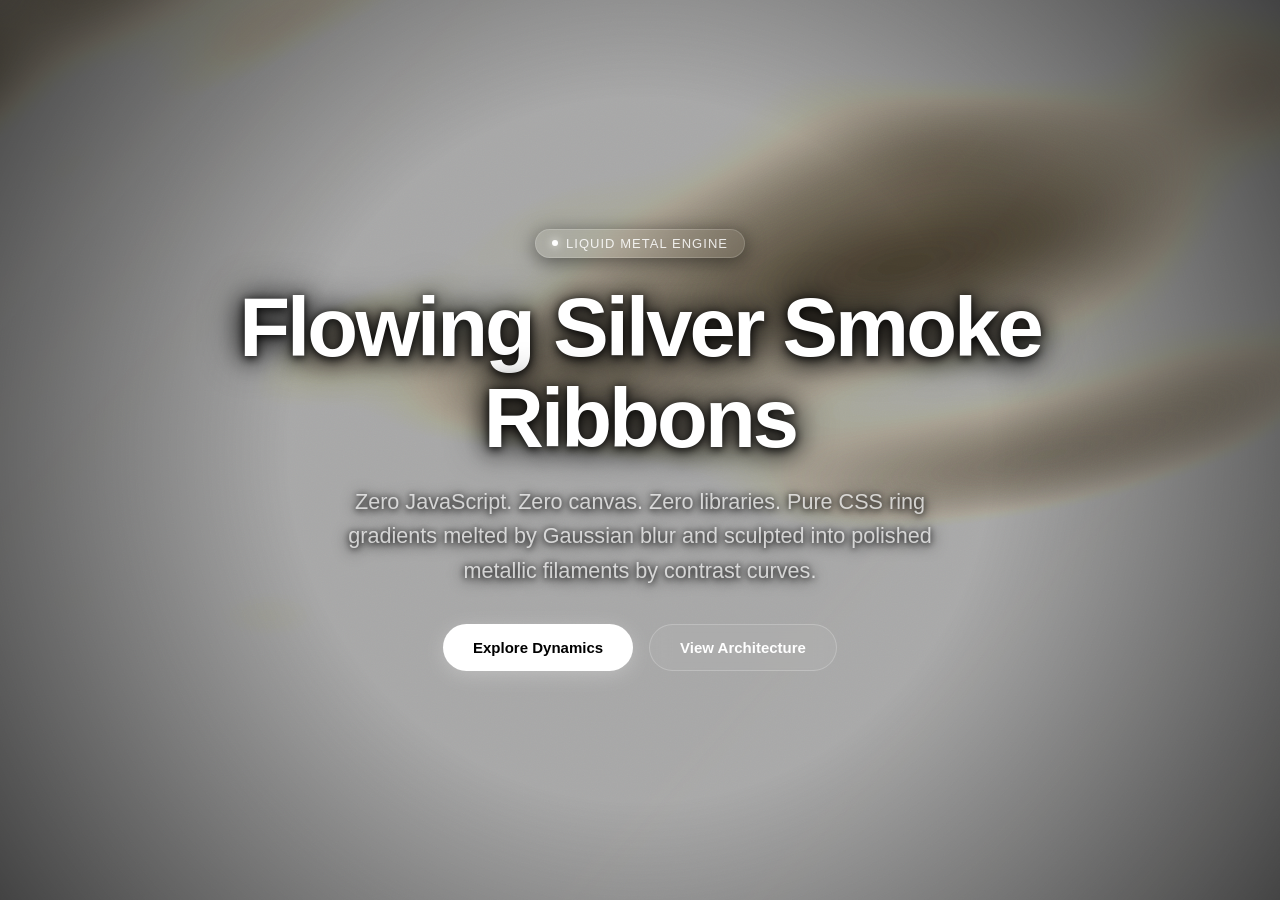
<file: silver-smoke.html>
<!DOCTYPE html>
<html lang="en">
<head>
  <meta charset="UTF-8">
  <meta name="viewport" content="width=device-width, initial-scale=1.0">
  <title>Silver Liquid Smoke Ribbons — Pure CSS Background</title>
  <style>
    /* ==========================================================================
       RESET & VIEWPORT
       ========================================================================== */
    *, *::before, *::after {
      box-sizing: border-box;
    }

    html, body {
      margin: 0;
      padding: 0;
      width: 100%;
      height: 100%;
      background: #000000;
      color: #FFFFFF;
      font-family: -apple-system, BlinkMacSystemFont, "Segoe UI", Roboto, "Helvetica Neue", Arial, sans-serif;
      overflow: hidden;
    }

    /* ==========================================================================
       TUNING KNOBS (Adjust these pairs to customize the effect)
       1. Contrast = edge hardness, Blur = softness (tune as a pair: blur 30-40px, contrast 3.8-5.0)
       2. Spread between shadow and specular stops = strength of the metal effect
       3. .sheen opacity = striation intensity (0.6 - 0.9)
       ========================================================================== */

    /* --------------------------------------------------------------------------
       1. THE SMOKE ENGINE WRAPPER
       Negative inset prevents blurred edges from exposing viewport boundaries.
       High contrast + heavy blur melts ring gradients into defined silver ribbons.
       -------------------------------------------------------------------------- */
    .smoke {
      position: fixed;
      inset: -25%;
      width: 150%;
      height: 150%;
      pointer-events: none;
      z-index: 1;
      filter: blur(28px) contrast(3.2) brightness(0.65);
      overflow: hidden;
      background: #000000;
    }

    .smoke span {
      position: absolute;
      inset: 0;
      will-change: background-position;
      pointer-events: none;
    }

    /* --------------------------------------------------------------------------
       METALLIC PLATINUM MULTI-RIDGE GRADIENTS (+0.3 Complexity)
       Formula: True Platinum (#E5E4E1 / #F5F4F0 / #CAC6BE / #8A857C)
       -------------------------------------------------------------------------- */

    /* Layer 1: 43s duration — Multi-Ridge Harmonic Ribbon */
    .smoke span:nth-child(1) {
      background-image: radial-gradient(ellipse 54% 34% at 35% 40%,
        rgba(0, 0, 0, 0)             0%,
        rgba(0, 0, 0, 0)            20%,
        rgba(138, 133, 124, 0.38)   27%,
        rgba(202, 198, 190, 0.75)   33%,
        rgba(165, 160, 152, 0.50)   38%,
        rgba(235, 234, 230, 0.95)   46%,
        rgba(255, 255, 255, 1.00)   50%,
        rgba(245, 244, 240, 0.92)   54%,
        rgba(180, 175, 167, 0.55)   60%,
        rgba(220, 218, 213, 0.80)   65%,
        rgba(138, 133, 124, 0.40)   71%,
        rgba(0, 0, 0, 0)            78%,
        rgba(0, 0, 0, 0)           100%
      );
      background-size: 210% 210%;
      background-position: 10% 20%;
      transform: rotate(-14deg) scale(1.15);
      animation: driftLayer1 43s ease-in-out infinite alternate;
    }

    /* Layer 2: 53s duration — Multi-Ridge Harmonic Ribbon */
    .smoke span:nth-child(2) {
      background-image: radial-gradient(ellipse 48% 44% at 65% 55%,
        rgba(0, 0, 0, 0)             0%,
        rgba(0, 0, 0, 0)            18%,
        rgba(130, 125, 117, 0.36)   25%,
        rgba(198, 194, 186, 0.72)   32%,
        rgba(160, 155, 147, 0.48)   37%,
        rgba(232, 230, 226, 0.94)   44%,
        rgba(255, 255, 255, 1.00)   48%,
        rgba(240, 239, 235, 0.90)   52%,
        rgba(175, 170, 162, 0.52)   58%,
        rgba(215, 213, 208, 0.78)   63%,
        rgba(132, 128, 120, 0.38)   69%,
        rgba(0, 0, 0, 0)            76%,
        rgba(0, 0, 0, 0)           100%
      );
      background-size: 250% 220%;
      background-position: 80% 90%;
      transform: rotate(18deg) scale(1.2);
      animation: driftLayer2 53s ease-in-out infinite alternate;
    }

    /* Layer 3: 67s duration — Multi-Ridge Harmonic Ribbon */
    .smoke span:nth-child(3) {
      background-image: radial-gradient(ellipse 58% 30% at 42% 68%,
        rgba(0, 0, 0, 0)             0%,
        rgba(0, 0, 0, 0)            20%,
        rgba(142, 137, 128, 0.40)   28%,
        rgba(206, 202, 194, 0.76)   34%,
        rgba(170, 165, 156, 0.52)   39%,
        rgba(238, 236, 232, 0.96)   46%,
        rgba(255, 255, 255, 1.00)   50%,
        rgba(242, 241, 237, 0.92)   54%,
        rgba(182, 177, 169, 0.54)   60%,
        rgba(224, 222, 217, 0.82)   65%,
        rgba(140, 135, 126, 0.40)   71%,
        rgba(0, 0, 0, 0)            78%,
        rgba(0, 0, 0, 0)           100%
      );
      background-size: 200% 280%;
      background-position: 30% 70%;
      transform: rotate(-28deg) scale(1.12);
      animation: driftLayer3 67s ease-in-out infinite alternate;
    }

    /* Layer 4: 83s duration — Multi-Ridge Harmonic Ribbon */
    .smoke span:nth-child(4) {
      background-image: radial-gradient(ellipse 42% 50% at 72% 32%,
        rgba(0, 0, 0, 0)             0%,
        rgba(0, 0, 0, 0)            19%,
        rgba(135, 130, 122, 0.38)   26%,
        rgba(200, 196, 188, 0.74)   33%,
        rgba(164, 159, 151, 0.50)   38%,
        rgba(234, 232, 228, 0.94)   45%,
        rgba(255, 255, 255, 1.00)   49%,
        rgba(240, 238, 234, 0.90)   53%,
        rgba(178, 173, 165, 0.52)   59%,
        rgba(218, 216, 211, 0.80)   64%,
        rgba(136, 131, 123, 0.38)   70%,
        rgba(0, 0, 0, 0)            77%,
        rgba(0, 0, 0, 0)           100%
      );
      background-size: 300% 230%;
      background-position: 85% 15%;
      transform: rotate(12deg) scale(1.18);
      animation: driftLayer4 83s ease-in-out infinite alternate;
    }

    /* Layer 5: 109s duration — Multi-Ridge Harmonic Ribbon */
    .smoke span:nth-child(5) {
      background-image: radial-gradient(ellipse 62% 36% at 25% 62%,
        rgba(0, 0, 0, 0)             0%,
        rgba(0, 0, 0, 0)            20%,
        rgba(140, 135, 126, 0.40)   28%,
        rgba(205, 201, 193, 0.76)   34%,
        rgba(168, 163, 155, 0.52)   39%,
        rgba(236, 234, 230, 0.95)   46%,
        rgba(255, 255, 255, 1.00)   50%,
        rgba(242, 240, 236, 0.92)   54%,
        rgba(180, 175, 167, 0.54)   60%,
        rgba(222, 220, 215, 0.82)   65%,
        rgba(140, 135, 126, 0.40)   71%,
        rgba(0, 0, 0, 0)            78%,
        rgba(0, 0, 0, 0)           100%
      );
      background-size: 260% 310%;
      background-position: 15% 85%;
      transform: rotate(-6deg) scale(1.25);
      animation: driftLayer5 109s ease-in-out infinite alternate;
    }

    /* --------------------------------------------------------------------------
       5-POINT ORGANIC MOTION KEYFRAMES (+0.3 Complexity)
       -------------------------------------------------------------------------- */
    @keyframes driftLayer1 {
      0%   { background-position: 10% 20%; }
      28%  { background-position: 50% 38%; }
      55%  { background-position: 85% 45%; }
      78%  { background-position: 60% 75%; }
      100% { background-position: 35% 90%; }
    }

    @keyframes driftLayer2 {
      0%   { background-position: 80% 90%; }
      25%  { background-position: 60% 68%; }
      52%  { background-position: 25% 60%; }
      80%  { background-position: 45% 30%; }
      100% { background-position: 70% 15%; }
    }

    @keyframes driftLayer3 {
      0%   { background-position: 30% 70%; }
      32%  { background-position: 58% 52%; }
      55%  { background-position: 90% 25%; }
      75%  { background-position: 45% 20%; }
      100% { background-position: 15% 35%; }
    }

    @keyframes driftLayer4 {
      0%   { background-position: 85% 15%; }
      28%  { background-position: 45% 38%; }
      55%  { background-position: 15% 80%; }
      82%  { background-position: 35% 92%; }
      100% { background-position: 60% 95%; }
    }

    @keyframes driftLayer5 {
      0%   { background-position: 15% 85%; }
      30%  { background-position: 45% 65%; }
      55%  { background-position: 80% 40%; }
      75%  { background-position: 65% 20%; }
      100% { background-position: 45% 10%; }
    }

    /* --------------------------------------------------------------------------
       2. METALLIC SHEEN LAYER
       -------------------------------------------------------------------------- */
    .sheen {
      position: fixed;
      inset: -15%;
      width: 130%;
      height: 130%;
      pointer-events: none;
      z-index: 2;
      background-image: linear-gradient(
        132deg,
        rgba(0, 0, 0, 0)          0%,
        rgba(202, 198, 190, 0.08) 25%,
        rgba(245, 244, 240, 0.35) 45%,
        rgba(255, 255, 255, 0.50) 50%,
        rgba(229, 228, 225, 0.28) 55%,
        rgba(138, 133, 124, 0.08) 75%,
        rgba(0, 0, 0, 0)          100%
      );
      background-size: 240% 240%;
      background-position: 0% 0%;
      mix-blend-mode: soft-light;
      filter: blur(20px);
      opacity: 0.65;
      will-change: background-position;
      animation: sheenMotion 73s ease-in-out infinite alternate;
    }

    @keyframes sheenMotion {
      0%   { background-position: 0% 0%; }
      50%  { background-position: 100% 50%; }
      100% { background-position: 40% 100%; }
    }

    /* --------------------------------------------------------------------------
       3. GRAIN LAYER
       -------------------------------------------------------------------------- */
    .grain {
      position: fixed;
      inset: 0;
      width: 100%;
      height: 100%;
      pointer-events: none;
      z-index: 3;
      opacity: 0.06;
      mix-blend-mode: overlay;
    }

    /* --------------------------------------------------------------------------
       4. VIGNETTE LAYER
       Soft falloff towards borders ensuring pure pitch-black framing.
       -------------------------------------------------------------------------- */
    .vignette {
      position: fixed;
      inset: 0;
      width: 100%;
      height: 100%;
      pointer-events: none;
      z-index: 4;
      background: radial-gradient(circle at 50% 50%, transparent 45%, rgba(0, 0, 0, 0.6) 100%);
    }

    /* --------------------------------------------------------------------------
       5. CONTENT LAYER (Centered Hero Text)
       Enhanced with deep multi-level text-shadow for permanent legibility.
       -------------------------------------------------------------------------- */
    .content {
      position: relative;
      z-index: 10;
      min-height: 100vh;
      display: flex;
      flex-direction: column;
      align-items: center;
      justify-content: center;
      padding: 32px 24px;
      text-align: center;
    }

    .pill {
      display: inline-flex;
      align-items: center;
      gap: 8px;
      padding: 6px 16px;
      background: rgba(255, 255, 255, 0.04);
      border: 1px solid rgba(255, 255, 255, 0.15);
      border-radius: 9999px;
      font-size: 0.8125rem;
      font-weight: 500;
      letter-spacing: 0.08em;
      text-transform: uppercase;
      color: rgba(255, 255, 255, 0.85);
      margin-bottom: 24px;
      backdrop-filter: blur(12px);
      -webkit-backdrop-filter: blur(12px);
      box-shadow: 0 4px 20px rgba(0, 0, 0, 0.5);
    }

    .pill-dot {
      width: 6px;
      height: 6px;
      border-radius: 50%;
      background: #FFFFFF;
      box-shadow: 0 0 8px #FFFFFF;
    }

    .title {
      font-size: clamp(2.5rem, 6.5vw, 5.25rem);
      font-weight: 800;
      letter-spacing: -0.035em;
      line-height: 1.1;
      margin: 0 0 20px;
      max-width: 960px;
      color: #FFFFFF;
      text-shadow: 
        0 4px 24px rgba(0, 0, 0, 0.98),
        0 2px 10px rgba(0, 0, 0, 0.95),
        0 0 40px rgba(0, 0, 0, 0.9);
    }

    .subtitle {
      font-size: clamp(1.05rem, 2vw, 1.35rem);
      font-weight: 400;
      line-height: 1.6;
      color: rgba(255, 255, 255, 0.72);
      max-width: 640px;
      margin: 0 0 36px;
      text-shadow: 
        0 2px 16px rgba(0, 0, 0, 0.98),
        0 1px 6px rgba(0, 0, 0, 0.9);
    }

    .cta-group {
      display: flex;
      flex-wrap: wrap;
      gap: 16px;
      justify-content: center;
    }

    .btn {
      display: inline-flex;
      align-items: center;
      justify-content: center;
      gap: 8px;
      padding: 14px 30px;
      border-radius: 9999px;
      font-size: 0.9375rem;
      font-weight: 600;
      text-decoration: none;
      transition: transform 0.2s ease, box-shadow 0.2s ease;
      cursor: pointer;
    }

    .btn:hover {
      transform: translateY(-2px);
    }

    .btn-silver {
      background: #FFFFFF;
      color: #000000;
      box-shadow: 0 4px 20px rgba(255, 255, 255, 0.25);
    }

    .btn-silver:hover {
      box-shadow: 0 6px 28px rgba(255, 255, 255, 0.4);
    }

    .btn-outline {
      background: rgba(255, 255, 255, 0.05);
      color: #FFFFFF;
      border: 1px solid rgba(255, 255, 255, 0.22);
      backdrop-filter: blur(10px);
      -webkit-backdrop-filter: blur(10px);
    }

    .btn-outline:hover {
      background: rgba(255, 255, 255, 0.1);
      border-color: rgba(255, 255, 255, 0.4);
    }

    /* --------------------------------------------------------------------------
       ACCESSIBILITY (Reduced Motion)
       -------------------------------------------------------------------------- */
    @media (prefers-reduced-motion: reduce) {
      .smoke span,
      .sheen {
        animation: none !important;
      }
    }
  </style>
</head>
<body>

  <!-- 1. Flowing Silver Smoke Ribbon Engine (Pure CSS Ring Gradients + Blur/Contrast) -->
  <div class="smoke" aria-hidden="true">
    <span></span>
    <span></span>
    <span></span>
    <span></span>
    <span></span>
  </div>

  <!-- 2. Metallic Sheen Layer (Brushed Metal Striations via soft-light) -->
  <div class="sheen" aria-hidden="true"></div>

  <!-- 3. Film Grain Microstructure (feTurbulence fractalNoise) -->
  <svg class="grain" aria-hidden="true">
    <filter id="noiseFilter">
      <feTurbulence type="fractalNoise" baseFrequency="0.85" numOctaves="3" stitchTiles="stitch"/>
    </filter>
    <rect width="100%" height="100%" filter="url(#noiseFilter)"/>
  </svg>

  <!-- 4. Deep Vignette (Pure Black Border Falloff) -->
  <div class="vignette" aria-hidden="true"></div>

  <!-- 5. Content Layer (Always legible over moving specular ribbons) -->
  <main class="content">
    <div class="pill">
      <span class="pill-dot"></span>
      Liquid Metal Engine
    </div>
    <h1 class="title">Flowing Silver Smoke Ribbons</h1>
    <p class="subtitle">
      Zero JavaScript. Zero canvas. Zero libraries. Pure CSS ring gradients melted by Gaussian blur and sculpted into polished metallic filaments by contrast curves.
    </p>
    <div class="cta-group">
      <a href="#explore" class="btn btn-silver">Explore Dynamics</a>
      <a href="#specs" class="btn btn-outline">View Architecture</a>
    </div>
  </main>

</body>
</html>
</file>
<file: css/main.css>
/* ==========================================================================
   PORTFOLITE® Luxury Minimalist Design System
   Brand: integro.ua Маркетинг
   Design DNA:
   - Canvas Background: #000000 / #050505 (Pitch Black)
   - Section Frame: #0B0C0E (32px radius, subtle border)
   - Component Surfaces: #121316 / #16171A (20px radius)
   - Primary Buttons: Glass Rim Light (linear-gradient white highlights)
   - Secondary Text: #A1A1AA / #98989D (muted raised to pass WCAG AA 4.5:1)
   - Accent: #F59E0B (Amber Gold for rating/metrics) & #FFFFFF
   - Typography: Plus Jakarta Sans + Inter + JetBrains Mono
   ========================================================================== */

@import url('https://fonts.googleapis.com/css2?family=Inter:wght@300;400;500;600;700;800&family=JetBrains+Mono:wght@400;500;600;700&family=Manrope:wght@400;500;600;700;800&display=swap');

:root {
  /* Color Tokens */
  --bg-canvas: #000000;
  --bg-canvas-subtle: #050505;
  --bg-frame: #0B0C0E;
  --bg-frame-elevated: #0E0F12;
  --bg-card: #121316;
  --bg-card-hover: #16171A;
  --bg-card-active: #1C1D21;
  --bg-pill: rgba(255, 255, 255, 0.05);

  /* Borders & Dividers */
  --border-subtle: rgba(255, 255, 255, 0.08);
  --border-light: rgba(255, 255, 255, 0.14);
  --border-glass-rim: rgba(255, 255, 255, 0.22);
  --border-accent: #F59E0B;

  /* Typography Colors */
  --text-primary: #FFFFFF;
  --text-secondary: #A1A1AA;
  --text-muted: #98989D;
  --text-dark: #000000;

  /* Accent Colors */
  --accent-gold: #F59E0B;
  --accent-gold-glow: rgba(245, 158, 11, 0.25);
  --accent-emerald: #10B981;
  --accent-cyan: #38BDF8;

  /* Radii */
  --radius-xs: 6px;
  --radius-sm: 10px;
  --radius-md: 16px;
  --radius-card: 22px;
  --radius-frame: 32px;
  --radius-pill: 9999px;

  /* Layout */
  --max-width: 1360px;
  --header-height: 84px;

  /* Shadows */
  --shadow-card: 0 10px 30px rgba(0, 0, 0, 0.6);
  --shadow-frame: 0 20px 60px rgba(0, 0, 0, 0.8);
  --shadow-glass-glow: 0 0 24px rgba(255, 255, 255, 0.1);
  --shadow-gold-glow: 0 0 30px rgba(245, 158, 11, 0.25);

  /* Fonts */
  --font-display: 'Manrope', 'Inter', -apple-system, BlinkMacSystemFont, sans-serif;
  --font-sans: 'Inter', -apple-system, BlinkMacSystemFont, sans-serif;
  --font-mono: 'JetBrains Mono', monospace;

  /* Transitions */
  --transition-fast: 0.18s cubic-bezier(0.16, 1, 0.3, 1);
  --transition-smooth: 0.3s cubic-bezier(0.16, 1, 0.3, 1);
}

/* ==========================================================================
   RESET & BASE
   ========================================================================== */
*, *::before, *::after {
  box-sizing: border-box;
  margin: 0;
  padding: 0;
}

html {
  scroll-behavior: smooth;
  scroll-padding-top: calc(var(--header-height) + 32px);
  -webkit-font-smoothing: antialiased;
  -moz-osx-font-smoothing: grayscale;
}

body {
  background-color: var(--bg-canvas);
  color: var(--text-primary);
  font-family: var(--font-sans);
  font-size: 16px;
  line-height: 1.6;
  overflow-x: hidden;
  position: relative;
  min-height: 100vh;
}

/* Container */
.container {
  width: 100%;
  max-width: var(--max-width);
  margin-left: auto;
  margin-right: auto;
  padding-left: 28px;
  padding-right: 28px;
  position: relative;
  z-index: 1;
}

/* Section Frame (Portfolite Signature Outer Container with Frosted Glass) */
.section-frame {
  background-color: rgba(11, 12, 14, 0.78);
  backdrop-filter: blur(20px);
  -webkit-backdrop-filter: blur(20px);
  border: 1px solid var(--border-subtle);
  border-radius: var(--radius-frame);
  padding: 64px 52px;
  margin: 28px auto;
  position: relative;
  overflow: hidden;
  box-shadow: var(--shadow-frame);
}

@media (max-width: 768px) {
  .section-frame {
    padding: 40px 20px;
    border-radius: 24px;
    margin: 18px auto;
  }
}

/* Atmospheric Ambient Smoke Glows */
.smoke-glow {
  position: absolute;
  border-radius: 50%;
  filter: blur(120px);
  pointer-events: none;
  z-index: 0;
  opacity: 0.45;
}

.smoke-glow-top {
  top: -150px;
  left: 50%;
  transform: translateX(-50%);
  width: 600px;
  height: 350px;
  background: radial-gradient(ellipse, rgba(255, 255, 255, 0.12) 0%, rgba(245, 158, 11, 0.06) 50%, transparent 80%);
}

.smoke-glow-bottom {
  bottom: -100px;
  left: 50%;
  transform: translateX(-50%);
  width: 500px;
  height: 300px;
  background: radial-gradient(ellipse, rgba(255, 255, 255, 0.08) 0%, transparent 70%);
}

/* ==========================================================================
   TYPOGRAPHY
   ========================================================================== */
h1, h2, h3, h4 {
  font-family: var(--font-display);
  font-weight: 700;
  line-height: 1.25;
  color: var(--text-primary);
  letter-spacing: -0.02em;
}

h1 {
  font-size: clamp(2.75rem, 5.5vw, 4.75rem);
  line-height: 1.2;
  letter-spacing: -0.02em;
}

h2 {
  font-size: clamp(2rem, 3.8vw, 3.25rem);
  line-height: 1.22;
  letter-spacing: -0.015em;
}

h3 {
  font-size: clamp(1.25rem, 2vw, 1.65rem);
  font-weight: 600;
  line-height: 1.3;
  letter-spacing: -0.01em;
}

p {
  color: var(--text-secondary);
}

.text-gradient {
  background: linear-gradient(180deg, #FFFFFF 30%, #D4D4D8 100%);
  -webkit-background-clip: text;
  -webkit-text-fill-color: transparent;
  display: inline-block;
  padding-top: 0.04em;
  padding-bottom: 0.16em;
  margin-bottom: -0.16em;
  line-height: inherit;
}

.text-gold {
  color: var(--accent-gold);
}

.text-emerald {
  color: var(--accent-emerald);
}

/* ==========================================================================
   BUTTONS (PORTFOLITE GLASS RIM-LIGHT & OUTLINE)
   ========================================================================== */
.btn {
  display: inline-flex;
  align-items: center;
  justify-content: center;
  gap: 10px;
  padding: 14px 28px;
  border-radius: var(--radius-pill);
  font-family: var(--font-display);
  font-size: 0.9375rem;
  font-weight: 600;
  text-decoration: none;
  cursor: pointer;
  border: 1px solid transparent;
  outline: none;
  transition: all var(--transition-smooth);
  white-space: nowrap;
}

/* Glass Primary Button with Top Rim Light */
.btn-glass-primary {
  background: linear-gradient(180deg, rgba(255, 255, 255, 0.16) 0%, rgba(255, 255, 255, 0.04) 100%);
  border: 1px solid var(--border-glass-rim);
  color: #FFFFFF;
  box-shadow: inset 0 1px 0 0 rgba(255, 255, 255, 0.35), var(--shadow-glass-glow);
  position: relative;
  overflow: hidden;
}

.btn-glass-primary:hover {
  background: linear-gradient(180deg, rgba(255, 255, 255, 0.25) 0%, rgba(255, 255, 255, 0.08) 100%);
  border-color: rgba(255, 255, 255, 0.4);
  box-shadow: inset 0 1px 0 0 rgba(255, 255, 255, 0.5), 0 0 30px rgba(255, 255, 255, 0.2);
  transform: translateY(-2px);
}

/* White Solid Button */
.btn-white {
  background-color: #FFFFFF;
  color: #000000;
  font-weight: 700;
  box-shadow: 0 4px 20px rgba(255, 255, 255, 0.25);
}

.btn-white:hover {
  background-color: #E4E4E7;
  transform: translateY(-2px);
  box-shadow: 0 8px 30px rgba(255, 255, 255, 0.4);
}

/* Outline Pill */
.btn-outline {
  background: transparent;
  color: var(--text-primary);
  border: 1px solid var(--border-light);
}

.btn-outline:hover {
  background: rgba(255, 255, 255, 0.06);
  border-color: rgba(255, 255, 255, 0.3);
  transform: translateY(-2px);
}

.btn-sm {
  padding: 8px 18px;
  font-size: 0.875rem;
}

.btn-lg {
  padding: 16px 36px;
  font-size: 1.05rem;
}

/* ==========================================================================
   BADGES & PILLS
   ========================================================================== */
.badge-pill {
  display: inline-flex;
  align-items: center;
  gap: 8px;
  padding: 6px 16px;
  background: var(--bg-pill);
  border: 1px solid var(--border-subtle);
  border-radius: var(--radius-pill);
  font-size: 0.8125rem;
  font-weight: 500;
  color: var(--text-primary);
  letter-spacing: 0.02em;
}

.badge-pill .dot {
  width: 6px;
  height: 6px;
  border-radius: 50%;
  background-color: var(--accent-emerald);
  box-shadow: 0 0 8px var(--accent-emerald);
  animation: pulse-dot 2s infinite ease-in-out;
}

.badge-pill .dot-gold {
  background-color: var(--accent-gold);
  box-shadow: 0 0 8px var(--accent-gold);
}

@keyframes pulse-dot {
  0%, 100% { opacity: 1; transform: scale(1); }
  50% { opacity: 0.4; transform: scale(0.85); }
}

/* ==========================================================================
   HEADER & NAVIGATION
   ========================================================================== */
.site-header {
  position: fixed;
  top: 0;
  left: 0;
  right: 0;
  z-index: 100;
  height: var(--header-height);
  display: flex;
  align-items: center;
  transition: all var(--transition-smooth);
}

.site-header.scrolled {
  background: rgba(5, 5, 5, 0.85);
  backdrop-filter: blur(16px);
  -webkit-backdrop-filter: blur(16px);
  border-bottom: 1px solid var(--border-subtle);
}

.nav-inner {
  display: flex;
  align-items: center;
  justify-content: space-between;
  width: 100%;
}

.logo {
  display: flex;
  align-items: center;
  gap: 10px;
  text-decoration: none;
  color: var(--text-primary);
  font-family: var(--font-display);
  font-weight: 700;
  font-size: 1.25rem;
  letter-spacing: -0.03em;
}

.logo-symbol {
  width: 20px;
  height: 20px;
  display: grid;
  grid-template-columns: repeat(2, 1fr);
  gap: 3px;
}

.logo-quad {
  width: 8px;
  height: 8px;
  border-radius: 2px;
  background-color: #FFFFFF;
}

.logo-quad:nth-child(4) {
  background-color: var(--accent-gold);
}

.nav-links {
  display: flex;
  align-items: center;
  gap: 6px;
  list-style: none;
}

.nav-link {
  display: inline-flex;
  align-items: center;
  gap: 4px;
  padding: 8px 16px;
  color: var(--text-secondary);
  text-decoration: none;
  font-size: 0.9375rem;
  font-weight: 500;
  border-radius: var(--radius-pill);
  transition: all var(--transition-fast);
}

.nav-link:hover, .nav-link.active {
  color: var(--text-primary);
  background: rgba(255, 255, 255, 0.06);
}

/* Dropdown */
.nav-item {
  position: relative;
}

.dropdown-menu {
  position: absolute;
  top: 100%;
  left: 50%;
  transform: translateX(-50%) translateY(10px);
  min-width: 260px;
  background: var(--bg-card);
  border: 1px solid var(--border-subtle);
  border-radius: var(--radius-md);
  padding: 8px;
  list-style: none;
  box-shadow: var(--shadow-frame);
  opacity: 0;
  visibility: hidden;
  transition: all var(--transition-fast);
  z-index: 110;
}

.nav-item:hover .dropdown-menu {
  opacity: 1;
  visibility: visible;
  transform: translateX(-50%) translateY(4px);
}

.dropdown-link {
  display: flex;
  align-items: center;
  gap: 10px;
  padding: 10px 14px;
  color: var(--text-secondary);
  text-decoration: none;
  font-size: 0.875rem;
  border-radius: var(--radius-sm);
  transition: all var(--transition-fast);
}

.dropdown-link:hover {
  color: var(--text-primary);
  background: var(--bg-card-hover);
}

.dropdown-station-dot {
  width: 6px;
  height: 6px;
  border-radius: 50%;
  background: var(--text-muted);
}

.dropdown-link:hover .dropdown-station-dot {
  background: #FFFFFF;
  box-shadow: 0 0 6px #FFFFFF;
}

/* Mobile Toggle */
.mobile-toggle {
  display: none;
  background: none;
  border: none;
  color: var(--text-primary);
  cursor: pointer;
  padding: 8px;
}

.mobile-menu {
  position: fixed;
  inset: 0;
  background: var(--bg-canvas);
  z-index: 99;
  padding: 100px 32px 40px;
  display: flex;
  flex-direction: column;
  justify-content: space-between;
  opacity: 0;
  visibility: hidden;
  transition: all var(--transition-smooth);
}

.mobile-menu.open {
  opacity: 1;
  visibility: visible;
}

.mobile-nav-list {
  list-style: none;
  display: flex;
  flex-direction: column;
  gap: 18px;
}

.mobile-nav-link {
  color: var(--text-primary);
  text-decoration: none;
  font-family: var(--font-display);
  font-size: 1.25rem;
  font-weight: 600;
  display: block;
  padding: 8px 0;
  border-bottom: 1px solid var(--border-subtle);
}

.mobile-sticky-cta {
  display: none;
  position: fixed;
  bottom: 0;
  left: 0;
  right: 0;
  padding: 14px 20px;
  background: var(--bg-frame);
  border-top: 1px solid var(--border-subtle);
  z-index: 90;
  box-shadow: var(--shadow-frame);
}

.mobile-sticky-cta .btn {
  width: 100%;
}

/* ==========================================================================
   HERO SECTION
   ========================================================================== */
.hero-section {
  padding-top: calc(var(--header-height) + 32px);
  padding-bottom: 32px;
  position: relative;
}

.hero-content {
  text-align: center;
  max-width: 920px;
  margin: 0 auto 48px;
}

.hero-content .badge-pill {
  margin-bottom: 24px;
}

.hero-content h1 {
  margin-bottom: 20px;
}

.hero-content p {
  font-size: 1.25rem;
  line-height: 1.6;
  max-width: 760px;
  margin: 0 auto 36px;
}

.hero-actions {
  display: flex;
  align-items: center;
  justify-content: center;
  gap: 16px;
  flex-wrap: wrap;
}

/* Route Visualizer inside Hero Frame */
.hero-mockup-wrapper {
  background: var(--bg-card);
  border: 1px solid var(--border-subtle);
  border-radius: var(--radius-card);
  padding: 36px 32px;
  box-shadow: var(--shadow-card);
  position: relative;
  overflow: hidden;
}

.mockup-window-bar {
  display: flex;
  align-items: center;
  justify-content: space-between;
  padding-bottom: 20px;
  margin-bottom: 28px;
  border-bottom: 1px solid var(--border-subtle);
}

.window-dots {
  display: flex;
  gap: 8px;
}

.window-dot {
  width: 10px;
  height: 10px;
  border-radius: 50%;
  background: rgba(255, 255, 255, 0.2);
}

.window-title {
  font-family: var(--font-mono);
  font-size: 0.8125rem;
  color: var(--text-muted);
  text-transform: uppercase;
  letter-spacing: 0.05em;
}

.route-schematic {
  display: flex;
  justify-content: space-between;
  position: relative;
  padding: 24px 0 12px;
}

.route-rail {
  position: absolute;
  top: 42px;
  left: 30px;
  right: 30px;
  height: 2px;
  background: var(--border-subtle);
  z-index: 1;
}

.route-rail-progress {
  height: 100%;
  width: 0%;
  background: linear-gradient(90deg, #FFFFFF, var(--accent-gold));
  transition: width 1.2s cubic-bezier(0.16, 1, 0.3, 1);
}

.route-node {
  position: relative;
  z-index: 2;
  display: flex;
  flex-direction: column;
  align-items: center;
  text-align: center;
  text-decoration: none;
  width: 180px;
  transition: all var(--transition-fast);
}

.node-circle {
  width: 38px;
  height: 38px;
  border-radius: 50%;
  background: var(--bg-card);
  border: 1px solid var(--border-light);
  display: flex;
  align-items: center;
  justify-content: center;
  font-family: var(--font-mono);
  font-size: 0.8125rem;
  font-weight: 700;
  color: var(--text-secondary);
  margin-bottom: 14px;
  transition: all var(--transition-smooth);
}

.route-node:hover .node-circle,
.route-node.active .node-circle {
  border-color: #FFFFFF;
  color: #000000;
  background: #FFFFFF;
  box-shadow: 0 0 20px rgba(255, 255, 255, 0.5);
  transform: scale(1.1);
}

.node-title {
  font-family: var(--font-display);
  font-size: 0.9375rem;
  font-weight: 600;
  color: var(--text-primary);
  margin-bottom: 4px;
}

.node-desc {
  font-size: 0.775rem;
  color: var(--text-muted);
}

/* ==========================================================================
   KEY METRICS STATS BAR (PORTFOLITE 3-COLUMN STATS)
   ========================================================================== */
.stats-bar {
  display: grid;
  grid-template-columns: repeat(3, 1fr);
  gap: 24px;
  background: var(--bg-card);
  border: 1px solid var(--border-subtle);
  border-radius: var(--radius-card);
  padding: 32px;
  margin-top: 32px;
  text-align: center;
}

.stat-item {
  position: relative;
}

.stat-item:not(:last-child)::after {
  content: '';
  position: absolute;
  right: -12px;
  top: 15%;
  height: 70%;
  width: 1px;
  background: var(--border-subtle);
}

.stat-value {
  font-family: var(--font-display);
  font-size: clamp(2rem, 3.5vw, 3rem);
  font-weight: 700;
  color: #FFFFFF;
  line-height: 1.1;
  margin-bottom: 6px;
}

.stat-label {
  font-size: 0.875rem;
  color: var(--text-secondary);
}

/* ==========================================================================
   LOGO TICKER
   ========================================================================== */
.logo-ticker-frame {
  padding: 28px 0;
  overflow: hidden;
  position: relative;
}

.ticker-track {
  display: flex;
  gap: 56px;
  width: max-content;
  animation: ticker-scroll 28s linear infinite;
}

.ticker-item {
  display: flex;
  align-items: center;
  gap: 10px;
  font-family: var(--font-display);
  font-weight: 600;
  font-size: 0.9375rem;
  color: var(--text-muted);
  text-transform: uppercase;
  letter-spacing: 0.08em;
}

@keyframes ticker-scroll {
  from { transform: translateX(0); }
  to { transform: translateX(-50%); }
}

/* ==========================================================================
   CARDS & GRIDS
   ========================================================================== */
.card {
  background: var(--bg-card);
  border: 1px solid var(--border-subtle);
  border-radius: var(--radius-card);
  padding: 36px;
  transition: all var(--transition-smooth);
  position: relative;
  overflow: hidden;
}

.card:hover {
  background: var(--bg-card-hover);
  border-color: var(--border-light);
  transform: translateY(-3px);
}

.section-header {
  text-align: center;
  max-width: 780px;
  margin: 0 auto 52px;
}

.section-header .badge-pill {
  margin-bottom: 20px;
}

.section-header h2 {
  margin-bottom: 16px;
}

.section-header p {
  font-size: 1.15rem;
}

/* 2x2 Positioning Matrix */
.matrix-grid {
  display: grid;
  grid-template-columns: repeat(2, 1fr);
  gap: 24px;
}

.matrix-card {
  background: var(--bg-card);
  border: 1px solid var(--border-subtle);
  border-radius: var(--radius-card);
  padding: 32px;
}

.matrix-card.featured-matrix {
  border-color: rgba(255, 255, 255, 0.3);
  background: linear-gradient(180deg, rgba(255, 255, 255, 0.06) 0%, rgba(255, 255, 255, 0.02) 100%);
  box-shadow: var(--shadow-glass-glow);
}

.matrix-tag {
  font-family: var(--font-mono);
  font-size: 0.75rem;
  color: var(--text-muted);
  text-transform: uppercase;
  letter-spacing: 0.05em;
  margin-bottom: 12px;
}

/* 14 Stages Checklist — fully expanded, 2 columns on desktop (no inner scroll) */
.stages-box {
  background: var(--bg-card);
  border: 1px solid var(--border-subtle);
  border-radius: var(--radius-card);
  padding: 24px;
}

.stages-list {
  list-style: none;
  display: grid;
  grid-template-columns: 1fr 1fr;
  gap: 8px 12px;
}

.stage-item {
  display: flex;
  align-items: center;
  justify-content: space-between;
  padding: 12px 18px;
  border-radius: var(--radius-sm);
  background: rgba(255, 255, 255, 0.02);
  border: 1px solid transparent;
  transition: all var(--transition-fast);
}

.stage-item:hover, .stage-item.checked {
  background: var(--bg-card-hover);
  border-color: var(--border-subtle);
}

.stage-left {
  display: flex;
  align-items: center;
  gap: 14px;
}

.stage-num {
  font-family: var(--font-mono);
  font-size: 0.8125rem;
  font-weight: 600;
  color: var(--text-muted);
  width: 24px;
}

.stage-item.checked .stage-num {
  color: #FFFFFF;
}

.stage-name {
  font-size: 0.9375rem;
  font-weight: 500;
  color: var(--text-primary);
}

.stage-status {
  font-size: 0.75rem;
  color: var(--accent-emerald);
  background: rgba(16, 185, 129, 0.1);
  padding: 3px 10px;
  border-radius: var(--radius-pill);
  font-weight: 600;
}

/* ==========================================================================
   BUDGET SIMULATOR
   ========================================================================== */
.budget-simulator-card {
  background: var(--bg-card);
  border: 1px solid var(--border-subtle);
  border-radius: var(--radius-card);
  padding: 40px;
}

.budget-amount-display {
  font-family: var(--font-display);
  font-size: 2.25rem;
  font-weight: 700;
  color: #FFFFFF;
}

.range-slider {
  width: 100%;
  height: 6px;
  border-radius: 3px;
  background: var(--border-subtle);
  outline: none;
  -webkit-appearance: none;
  cursor: pointer;
  margin: 24px 0;
}

.range-slider::-webkit-slider-thumb {
  -webkit-appearance: none;
  width: 22px;
  height: 22px;
  border-radius: 50%;
  background: #FFFFFF;
  box-shadow: 0 0 15px rgba(255, 255, 255, 0.5);
  cursor: pointer;
}

.budget-channel-bars {
  display: flex;
  flex-direction: column;
  gap: 18px;
}

.channel-bar-item {
  display: flex;
  flex-direction: column;
  gap: 6px;
}

.channel-bar-header {
  display: flex;
  justify-content: space-between;
  font-size: 0.875rem;
  font-weight: 500;
}

.channel-progress {
  height: 6px;
  background: var(--border-subtle);
  border-radius: 3px;
  overflow: hidden;
}

.channel-fill {
  height: 100%;
  border-radius: 3px;
  transition: width var(--transition-smooth);
}

.fill-meta { background: #FFFFFF; width: 40%; }
.fill-google { background: #D4D4D8; width: 30%; }
.fill-smm { background: #71717A; width: 20%; }
.fill-reserve { background: var(--accent-gold); width: 10%; }

/* ==========================================================================
   BENTO POST APPROVAL MODULE
   ========================================================================== */
.bento-grid {
  display: grid;
  grid-template-columns: 1.2fr 0.8fr;
  gap: 24px;
}

.bento-cell {
  background: var(--bg-card);
  border: 1px solid var(--border-subtle);
  border-radius: var(--radius-card);
  padding: 32px;
}

.demo-post-card {
  background: #08090A;
  border: 1px solid var(--border-subtle);
  border-radius: var(--radius-md);
  padding: 22px;
  display: flex;
  flex-direction: column;
  gap: 14px;
}

.btn-approve {
  background: rgba(16, 185, 129, 0.12);
  border: 1px solid rgba(16, 185, 129, 0.35);
  color: var(--accent-emerald);
  padding: 8px 20px;
  border-radius: var(--radius-pill);
  font-weight: 600;
  font-size: 0.875rem;
  cursor: pointer;
  transition: all var(--transition-fast);
}

.btn-approve:hover {
  background: var(--accent-emerald);
  color: #000000;
}

.stamp-approved {
  display: inline-flex;
  align-items: center;
  gap: 6px;
  font-family: var(--font-mono);
  font-weight: 700;
  font-size: 0.85rem;
  color: var(--accent-emerald);
  text-transform: uppercase;
  padding: 4px 10px;
  border: 2px solid var(--accent-emerald);
  border-radius: var(--radius-xs);
  transform: rotate(-3deg);
}

/* ==========================================================================
   PRICING / PACKAGES (3 TIERS)
   ========================================================================== */
.packages-grid {
  display: grid;
  grid-template-columns: repeat(3, 1fr);
  gap: 24px;
  margin-bottom: 36px;
}

.package-card {
  background: var(--bg-card);
  border: 1px solid var(--border-subtle);
  border-radius: var(--radius-card);
  padding: 40px 32px;
  display: flex;
  flex-direction: column;
  justify-content: space-between;
  cursor: pointer;
  position: relative;
  transition: all var(--transition-smooth);
}

.package-card:hover {
  border-color: var(--border-light);
  transform: translateY(-4px);
}

.package-card.featured {
  background: linear-gradient(180deg, rgba(255, 255, 255, 0.08) 0%, rgba(255, 255, 255, 0.02) 100%);
  border-color: rgba(255, 255, 255, 0.35);
  box-shadow: var(--shadow-glass-glow);
}

.package-badge {
  position: absolute;
  top: 24px;
  right: 24px;
  font-size: 0.75rem;
  font-weight: 700;
  color: #000000;
  background: #FFFFFF;
  padding: 4px 12px;
  border-radius: var(--radius-pill);
  text-transform: uppercase;
  letter-spacing: 0.05em;
}

.package-price {
  font-family: var(--font-display);
  font-size: 1.65rem;
  font-weight: 700;
  color: #FFFFFF;
  padding-top: 20px;
  border-top: 1px solid var(--border-subtle);
  margin-bottom: 24px;
}

/* ==========================================================================
   FAQ ACCORDION
   ========================================================================== */
.faq-list {
  max-width: 860px;
  margin: 0 auto;
  display: flex;
  flex-direction: column;
  gap: 12px;
}

.faq-item {
  background: var(--bg-card);
  border: 1px solid var(--border-subtle);
  border-radius: var(--radius-md);
  overflow: hidden;
  transition: all var(--transition-fast);
}

.faq-item.active {
  background: var(--bg-card-hover);
  border-color: var(--border-light);
}

.faq-question {
  width: 100%;
  padding: 22px 28px;
  display: flex;
  align-items: center;
  justify-content: space-between;
  background: none;
  border: none;
  color: var(--text-primary);
  font-family: var(--font-display);
  font-size: 1.05rem;
  font-weight: 600;
  text-align: left;
  cursor: pointer;
}

.faq-icon {
  color: var(--text-muted);
  transition: transform var(--transition-fast);
}

.faq-item.active .faq-icon {
  transform: rotate(45deg);
  color: #FFFFFF;
}

.faq-answer {
  padding: 0 28px 22px;
  color: var(--text-secondary);
  font-size: 0.95rem;
  display: none;
}

.faq-item.active .faq-answer {
  display: block;
}

/* ==========================================================================
   FORM STYLES
   ========================================================================== */
.form-wrapper {
  max-width: 680px;
  margin: 0 auto;
  background: var(--bg-card);
  border: 1px solid var(--border-subtle);
  border-radius: var(--radius-card);
  padding: 44px;
  box-shadow: var(--shadow-card);
}

.form-group {
  margin-bottom: 20px;
}

.form-label {
  display: block;
  font-size: 0.875rem;
  font-weight: 500;
  color: var(--text-secondary);
  margin-bottom: 8px;
}

.form-input, .form-textarea, .form-select {
  width: 100%;
  padding: 14px 18px;
  background: #08090A;
  border: 1px solid var(--border-subtle);
  border-radius: var(--radius-sm);
  color: var(--text-primary);
  font-family: var(--font-sans);
  font-size: 0.9375rem;
  outline: none;
  transition: border-color var(--transition-fast);
}

.form-input:focus, .form-textarea:focus, .form-select:focus {
  border-color: rgba(255, 255, 255, 0.4);
  box-shadow: 0 0 12px rgba(255, 255, 255, 0.08);
}

.form-checkbox-label {
  display: flex;
  align-items: flex-start;
  gap: 10px;
  font-size: 0.8125rem;
  color: var(--text-muted);
  cursor: pointer;
}

.form-checkbox-label a {
  color: var(--text-secondary);
  text-decoration: underline;
}

/* ==========================================================================
   FOOTER
   ========================================================================== */
.site-footer {
  padding: 40px 0;
  border-top: 1px solid var(--border-subtle);
  background: var(--bg-canvas);
}

.footer-inner {
  display: flex;
  align-items: center;
  justify-content: space-between;
  flex-wrap: wrap;
  gap: 20px;
}

.footer-copy {
  font-size: 0.875rem;
  color: var(--text-muted);
}

.footer-links {
  display: flex;
  gap: 20px;
  list-style: none;
}

.footer-link {
  color: var(--text-muted);
  text-decoration: none;
  font-size: 0.875rem;
  transition: color var(--transition-fast);
}

.footer-link:hover {
  color: var(--text-primary);
}

/* ==========================================================================
   RESPONSIVE STYLES
   ========================================================================== */
@media (max-width: 1024px) {
  .packages-grid, .matrix-grid, .bento-grid {
    grid-template-columns: 1fr;
  }
  .stats-bar {
    grid-template-columns: 1fr;
    gap: 18px;
  }
  .stat-item:not(:last-child)::after {
    display: none;
  }
}

@media (max-width: 768px) {
  .stages-list {
    grid-template-columns: 1fr;
  }
  .bento-grid {
    grid-template-columns: 1fr 1fr;
    gap: 12px;
  }
  .bento-cell {
    padding: 20px 16px;
  }
  .nav-links {
    display: none;
  }
  .mobile-toggle {
    display: block;
  }
  .mobile-sticky-cta {
    display: block;
  }
  .route-schematic {
    flex-direction: column;
    gap: 24px;
    align-items: flex-start;
  }
  .route-rail {
    top: 20px;
    bottom: 20px;
    left: 18px;
    width: 2px;
    height: auto;
  }
  .route-node {
    flex-direction: row;
    width: 100%;
    text-align: left;
    gap: 16px;
  }
  .node-circle {
    margin-bottom: 0;
    flex-shrink: 0;
  }
}

/* ==========================================================================
   PURE CSS LIQUID SILVER SMOKE RIBBON ENGINE
   ========================================================================== */
.smoke {
  position: fixed;
  inset: -25%;
  width: 150%;
  height: 150%;
  pointer-events: none;
  z-index: 0;
  filter: blur(28px) contrast(3.2) brightness(0.65);
  overflow: hidden;
  background: #000000;
}

.smoke span {
  position: absolute;
  inset: 0;
  will-change: background-position;
  pointer-events: none;
}

/* Layer 1: Metallic Platinum (43s cycle) — Complex Multi-Ridge Ribbon */
.smoke span:nth-child(1) {
  background-image: radial-gradient(ellipse 54% 34% at 35% 40%,
    rgba(0, 0, 0, 0)             0%,
    rgba(0, 0, 0, 0)            20%,
    rgba(138, 133, 124, 0.38)   27%,
    rgba(202, 198, 190, 0.75)   33%,
    rgba(165, 160, 152, 0.50)   38%,
    rgba(235, 234, 230, 0.95)   46%,
    rgba(255, 255, 255, 1.00)   50%,
    rgba(245, 244, 240, 0.92)   54%,
    rgba(180, 175, 167, 0.55)   60%,
    rgba(220, 218, 213, 0.80)   65%,
    rgba(138, 133, 124, 0.40)   71%,
    rgba(0, 0, 0, 0)            78%,
    rgba(0, 0, 0, 0)           100%
  );
  background-size: 210% 210%;
  background-position: 10% 20%;
  transform: rotate(-14deg) scale(1.15);
  animation: driftLayer1 43s ease-in-out infinite alternate;
}

/* Layer 2: Metallic Platinum (53s cycle) — Complex Multi-Ridge Ribbon */
.smoke span:nth-child(2) {
  background-image: radial-gradient(ellipse 48% 44% at 65% 55%,
    rgba(0, 0, 0, 0)             0%,
    rgba(0, 0, 0, 0)            18%,
    rgba(130, 125, 117, 0.36)   25%,
    rgba(198, 194, 186, 0.72)   32%,
    rgba(160, 155, 147, 0.48)   37%,
    rgba(232, 230, 226, 0.94)   44%,
    rgba(255, 255, 255, 1.00)   48%,
    rgba(240, 239, 235, 0.90)   52%,
    rgba(175, 170, 162, 0.52)   58%,
    rgba(215, 213, 208, 0.78)   63%,
    rgba(132, 128, 120, 0.38)   69%,
    rgba(0, 0, 0, 0)            76%,
    rgba(0, 0, 0, 0)           100%
  );
  background-size: 250% 220%;
  background-position: 80% 90%;
  transform: rotate(18deg) scale(1.2);
  animation: driftLayer2 53s ease-in-out infinite alternate;
}

/* Layer 3: Metallic Platinum (67s cycle) — Complex Multi-Ridge Ribbon */
.smoke span:nth-child(3) {
  background-image: radial-gradient(ellipse 58% 30% at 42% 68%,
    rgba(0, 0, 0, 0)             0%,
    rgba(0, 0, 0, 0)            20%,
    rgba(142, 137, 128, 0.40)   28%,
    rgba(206, 202, 194, 0.76)   34%,
    rgba(170, 165, 156, 0.52)   39%,
    rgba(238, 236, 232, 0.96)   46%,
    rgba(255, 255, 255, 1.00)   50%,
    rgba(242, 241, 237, 0.92)   54%,
    rgba(182, 177, 169, 0.54)   60%,
    rgba(224, 222, 217, 0.82)   65%,
    rgba(140, 135, 126, 0.40)   71%,
    rgba(0, 0, 0, 0)            78%,
    rgba(0, 0, 0, 0)           100%
  );
  background-size: 200% 280%;
  background-position: 30% 70%;
  transform: rotate(-28deg) scale(1.12);
  animation: driftLayer3 67s ease-in-out infinite alternate;
}

/* Layer 4: Metallic Platinum (83s cycle) — Complex Multi-Ridge Ribbon */
.smoke span:nth-child(4) {
  background-image: radial-gradient(ellipse 42% 50% at 72% 32%,
    rgba(0, 0, 0, 0)             0%,
    rgba(0, 0, 0, 0)            19%,
    rgba(135, 130, 122, 0.38)   26%,
    rgba(200, 196, 188, 0.74)   33%,
    rgba(164, 159, 151, 0.50)   38%,
    rgba(234, 232, 228, 0.94)   45%,
    rgba(255, 255, 255, 1.00)   49%,
    rgba(240, 238, 234, 0.90)   53%,
    rgba(178, 173, 165, 0.52)   59%,
    rgba(218, 216, 211, 0.80)   64%,
    rgba(136, 131, 123, 0.38)   70%,
    rgba(0, 0, 0, 0)            77%,
    rgba(0, 0, 0, 0)           100%
  );
  background-size: 300% 230%;
  background-position: 85% 15%;
  transform: rotate(12deg) scale(1.18);
  animation: driftLayer4 83s ease-in-out infinite alternate;
}

/* Layer 5: Metallic Platinum (109s cycle) — Complex Multi-Ridge Ribbon */
.smoke span:nth-child(5) {
  background-image: radial-gradient(ellipse 62% 36% at 25% 62%,
    rgba(0, 0, 0, 0)             0%,
    rgba(0, 0, 0, 0)            20%,
    rgba(140, 135, 126, 0.40)   28%,
    rgba(205, 201, 193, 0.76)   34%,
    rgba(168, 163, 155, 0.52)   39%,
    rgba(236, 234, 230, 0.95)   46%,
    rgba(255, 255, 255, 1.00)   50%,
    rgba(242, 240, 236, 0.92)   54%,
    rgba(180, 175, 167, 0.54)   60%,
    rgba(222, 220, 215, 0.82)   65%,
    rgba(140, 135, 126, 0.40)   71%,
    rgba(0, 0, 0, 0)            78%,
    rgba(0, 0, 0, 0)           100%
  );
  background-size: 260% 310%;
  background-position: 15% 85%;
  transform: rotate(-6deg) scale(1.25);
  animation: driftLayer5 109s ease-in-out infinite alternate;
}

@keyframes driftLayer1 {
  0%   { background-position: 10% 20%; }
  28%  { background-position: 50% 38%; }
  55%  { background-position: 85% 45%; }
  78%  { background-position: 60% 75%; }
  100% { background-position: 35% 90%; }
}

@keyframes driftLayer2 {
  0%   { background-position: 80% 90%; }
  25%  { background-position: 60% 68%; }
  52%  { background-position: 25% 60%; }
  80%  { background-position: 45% 30%; }
  100% { background-position: 70% 15%; }
}

@keyframes driftLayer3 {
  0%   { background-position: 30% 70%; }
  32%  { background-position: 58% 52%; }
  55%  { background-position: 90% 25%; }
  75%  { background-position: 45% 20%; }
  100% { background-position: 15% 35%; }
}

@keyframes driftLayer4 {
  0%   { background-position: 85% 15%; }
  28%  { background-position: 45% 38%; }
  55%  { background-position: 15% 80%; }
  82%  { background-position: 35% 92%; }
  100% { background-position: 60% 95%; }
}

@keyframes driftLayer5 {
  0%   { background-position: 15% 85%; }
  30%  { background-position: 45% 65%; }
  55%  { background-position: 80% 40%; }
  75%  { background-position: 65% 20%; }
  100% { background-position: 45% 10%; }
}

.sheen {
  position: fixed;
  inset: -15%;
  width: 130%;
  height: 130%;
  pointer-events: none;
  z-index: 0;
  background-image: linear-gradient(
    132deg,
    rgba(0, 0, 0, 0)          0%,
    rgba(202, 198, 190, 0.08) 25%,
    rgba(245, 244, 240, 0.35) 45%,
    rgba(255, 255, 255, 0.50) 50%,
    rgba(229, 228, 225, 0.28) 55%,
    rgba(138, 133, 124, 0.08) 75%,
    rgba(0, 0, 0, 0)          100%
  );
  background-size: 240% 240%;
  background-position: 0% 0%;
  mix-blend-mode: soft-light;
  filter: blur(20px);
  opacity: 0.65;
  will-change: background-position;
  animation: sheenMotion 73s ease-in-out infinite alternate;
}

@keyframes sheenMotion {
  0%   { background-position: 0% 0%; }
  50%  { background-position: 100% 50%; }
  100% { background-position: 40% 100%; }
}

.grain {
  position: fixed;
  inset: 0;
  width: 100%;
  height: 100%;
  pointer-events: none;
  z-index: 1;
  opacity: 0.06;
  mix-blend-mode: overlay;
}

.vignette {
  position: fixed;
  inset: 0;
  width: 100%;
  height: 100%;
  pointer-events: none;
  z-index: 1;
}

@media (prefers-reduced-motion: reduce) {
  .smoke span,
  .sheen {
    animation: none !important;
  }
}

/* ==========================================================================
   Premium Intro Overlay
   ========================================================================== */
.premium-intro {
  position: fixed;
  top: 0;
  left: 0;
  width: 100vw;
  height: 100vh;
  background: transparent;
  z-index: 99999;
  display: flex;
  align-items: center;
  justify-content: center;
  flex-direction: column;
  overflow: hidden;
  pointer-events: auto;
}

.intro-backdrop {
  position: absolute;
  inset: 0;
  background: radial-gradient(circle at center, #1A1C23 0%, var(--bg-frame) 100%);
  z-index: 1;
}

.intro-content {
  text-align: center;
  position: relative;
  z-index: 5; /* Text sits at z-index 5, covered physically by waves */
  opacity: 1;
}

/* Organic Rising Wave Sheets that wash over text and reveal site */
.intro-wave {
  position: absolute;
  left: -3vw;
  width: 106vw;
  height: calc(100vh + 160px);
  top: 100vh;
  pointer-events: none;
  transform: translateY(0);
  will-change: transform;
}

.wave-crest {
  display: block;
  width: 100%;
  height: 160px;
}

.wave-body {
  width: 100%;
  height: 100vh;
}

.intro-wave-gold {
  z-index: 20;
  filter: drop-shadow(0 -18px 40px rgba(245, 158, 11, 0.75));
}
.wave-body-gold {
  background: linear-gradient(180deg, #F59E0B 0%, #D97706 100%);
}

.intro-wave-cyan {
  z-index: 21;
  filter: drop-shadow(0 -18px 40px rgba(56, 189, 248, 0.75));
}
.wave-body-cyan {
  background: linear-gradient(180deg, #0284C7 0%, #0369A1 100%);
}

.intro-wave-dark {
  z-index: 22;
  filter: drop-shadow(0 -20px 45px rgba(0, 0, 0, 0.85));
}
.wave-body-dark {
  background-color: #0B0C0E;
}

/* Animate out: Waves sweep up, wash over text, and reveal site */
.premium-intro.animate-out .intro-wave {
  transform: translateY(calc(-200vh - 160px));
}

.premium-intro.animate-out .intro-wave-gold {
  transition: transform 1.5s cubic-bezier(0.65, 0, 0.25, 1);
  transition-delay: 0s;
}

.premium-intro.animate-out .intro-wave-cyan {
  transition: transform 1.5s cubic-bezier(0.65, 0, 0.25, 1);
  transition-delay: 0.12s;
}

.premium-intro.animate-out .intro-wave-dark {
  transition: transform 1.5s cubic-bezier(0.65, 0, 0.25, 1);
  transition-delay: 0.24s;
}

/* Once waves have physically covered the screen (~0.7s), fade out static backdrop */
.premium-intro.animate-out .intro-backdrop,
.premium-intro.animate-out .intro-content {
  transition: opacity 0.3s ease 0.7s;
  opacity: 0;
}

.intro-line {
  overflow: hidden;
  margin-bottom: 0.2rem;
  padding: 0.15em 0.1em;
  display: flex;
  flex-wrap: wrap;
  justify-content: center;
  gap: 0.4rem;
}

.intro-text {
  display: flex;
  flex-wrap: wrap;
  justify-content: center;
  align-items: baseline;
  font-family: var(--font-display);
  font-size: 3.5rem;
  font-weight: 700;
  color: var(--text-primary);
  line-height: 1.2;
  column-gap: 0.32em;
  row-gap: 0.2em;
}

.intro-word {
  display: inline-block;
  transform: translateY(120%) rotate(2deg);
  opacity: 0;
  filter: blur(8px);
  will-change: transform, opacity, filter;
  margin-right: 0.15em;
}

.intro-word:last-child {
  margin-right: 0;
}

.intro-text.accent .intro-word {
  color: var(--accent-gold);
}

@keyframes slideUpFadeBlur {
  0% {
    transform: translateY(120%) rotate(2deg);
    opacity: 0;
    filter: blur(8px);
  }
  100% {
    transform: translateY(0) rotate(0);
    opacity: 1;
    filter: blur(0);
  }
}

.intro-word.animate-in {
  animation: slideUpFadeBlur 1.2s cubic-bezier(0.16, 1, 0.3, 1) forwards;
}

body.intro-active {
  overflow: hidden;
}

@media (max-width: 768px) {
  .intro-text {
    font-size: 2.2rem;
  }
  .intro-line {
    gap: 0.3rem;
  }
}
</file>
